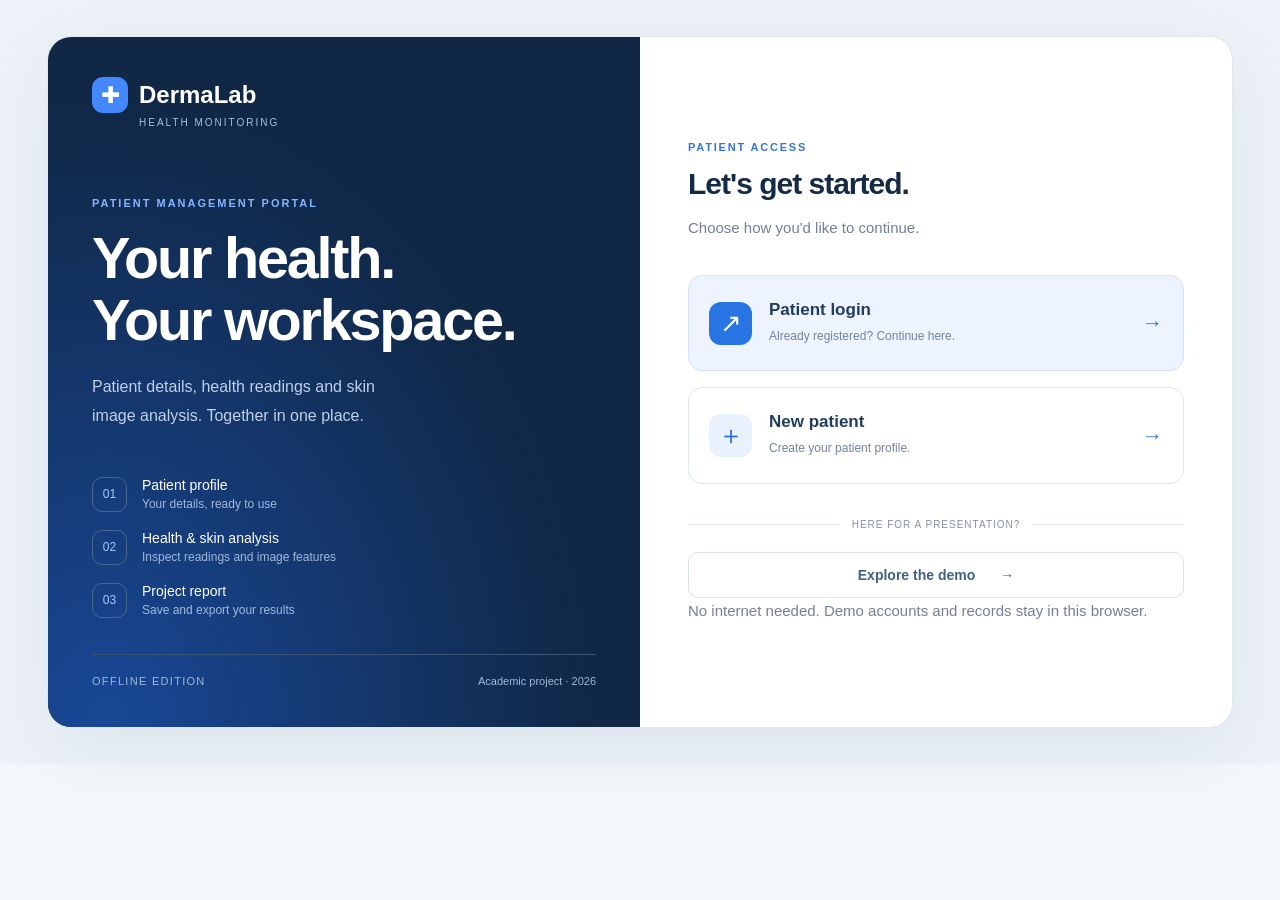
<file: Website-Source/index.html>
<!doctype html>
<html lang="en"><head><meta charset="utf-8"><meta name="viewport" content="width=device-width,initial-scale=1"><title>DermaLab • Health & Skin Analysis</title><meta name="description" content="Offline academic skin image processing and health monitoring project."><link rel="icon" href="data:image/svg+xml,%3Csvg xmlns='http://www.w3.org/2000/svg' viewBox='0 0 40 40'%3E%3Crect width='40' height='40' rx='12' fill='%231465ed'/%3E%3Cpath d='M20 8v24M8 20h24' stroke='white' stroke-width='5'/%3E%3C/svg%3E"><link rel="stylesheet" href="style.css"><script defer src="samples.js"></script><script defer src="engine.js"></script><script defer src="app.js"></script></head>
<body><aside class="sidebar"><a class="brand" href="#analysis"><span class="brandmark">✚</span> DermaLab</a><p class="eyebrow">HEALTH MONITORING PROJECT</p><nav aria-label="Main navigation"><button data-route="home"><span>⌂</span> Home / log out</button><button data-page="analysis" class="active"><span>◉</span> Skin analysis</button><button data-page="patient"><span>♡</span> Patient & vitals</button><button data-page="records"><span>▤</span> Saved reports <small id="recordCount">0</small></button><button data-page="method"><span>⌘</span> Project workflow</button></nav><div class="sidebar-bottom"><span class="offline">✓ Runs offline</span><p>Your images stay on this device.</p><div class="version">ACADEMIC DEMONSTRATION<br>Browser edition · 1.0</div></div></aside>
<div class="shell"><header class="topbar"><span>Workspace <b>/</b> <span id="pageLabel">Skin analysis</span></span><button id="demo" class="quiet">Load presentation demo</button></header><main>

<section id="page-home" class="page portal-page modern-portal" hidden><div class="portal-story"><div class="portal-logo"><span>✚</span> DermaLab <small>HEALTH MONITORING</small></div><div class="story-copy"><p class="story-kicker">PATIENT MANAGEMENT PORTAL</p><h1>Your health.<br>Your workspace.</h1><p>Patient details, health readings and skin image analysis. Together in one place.</p></div><div class="story-steps"><div><span>01</span><p>Patient profile<small>Your details, ready to use</small></p></div><div><span>02</span><p>Health & skin analysis<small>Inspect readings and image features</small></p></div><div><span>03</span><p>Project report<small>Save and export your results</small></p></div></div><div class="story-bottom"><span>OFFLINE EDITION</span><span>Academic project · 2026</span></div></div><div class="portal-body welcome"><span class="portal-tag">PATIENT ACCESS</span><h2>Let's get started.</h2><p>Choose how you'd like to continue.</p><div class="access-options"><button class="access-card returning" data-route="login"><span class="access-icon">↗</span><span><strong>Patient login</strong><small>Already registered? Continue here.</small></span><b>→</b></button><button class="access-card" data-route="register"><span class="access-icon">＋</span><span><strong>New patient</strong><small>Create your patient profile.</small></span><b>→</b></button></div><div class="demo-divider"><span>HERE FOR A PRESENTATION?</span></div><button class="demo-launch" id="homeDemo">Explore the demo <span>→</span></button><p class="portal-footnote">No internet needed. Demo accounts and records stay in this browser.</p></div></section>
<section id="page-register" class="page portal-page modern-portal" hidden><div class="portal-story"><div class="portal-logo"><span>✚</span> DermaLab <small>HEALTH MONITORING</small></div><div class="story-copy"><p class="story-kicker">PATIENT MANAGEMENT PORTAL</p><h1>A fresh<br>start.</h1><p>Create your patient profile to begin recording health readings and exploring skin images.</p></div><div class="story-steps"><div><span>01</span><p>Patient profile<small>Your details, ready to use</small></p></div><div><span>02</span><p>Health & skin analysis<small>Inspect readings and image features</small></p></div><div><span>03</span><p>Project report<small>Save and export your results</small></p></div></div><div class="story-bottom"><span>OFFLINE EDITION</span><span>Academic project · 2026</span></div></div><form id="registerForm" class="portal-body auth-form"><button type="button" class="portal-back" data-route="home">← Back to home</button><span class="portal-tag">NEW PATIENT</span><h2>Create your account</h2><p class="auth-subtitle">A few details to set up your local profile.</p><fieldset><legend class="sr-only">Patient details</legend><label>Full name<input name="name" required maxlength="80" placeholder="Enter your full name" autocomplete="off"></label><label>Mobile number<input name="mobile" required pattern="[0-9]{10}" maxlength="10" inputmode="numeric" placeholder="Enter 10-digit mobile number" autocomplete="off"></label><label>Password<input name="password" type="password" required minlength="6" placeholder="At least 6 characters" autocomplete="new-password"></label><label class="checklabel"><input type="checkbox" data-password-form="registerForm"> Show password</label></fieldset><p class="status" id="registerStatus" role="status"></p><div class="actions"><button type="submit" class="portal-button auth-submit">Create account <span>→</span></button><button type="reset" class="portal-back">Clear form</button></div><p class="auth-switch">Already have an account? <button type="button" class="textbutton" data-route="login">Log in</button></p><p class="portal-footnote">Academic demo: use fictional details and a unique demo password.</p></form></section>
<section id="page-login" class="page portal-page modern-portal" hidden><div class="portal-story"><div class="portal-logo"><span>✚</span> DermaLab <small>HEALTH MONITORING</small></div><div class="story-copy"><p class="story-kicker">PATIENT MANAGEMENT PORTAL</p><h1>Welcome<br>back.</h1><p>Continue to your health readings, image analysis and project reports.</p></div><div class="story-steps"><div><span>01</span><p>Patient profile<small>Your details, ready to use</small></p></div><div><span>02</span><p>Health & skin analysis<small>Inspect readings and image features</small></p></div><div><span>03</span><p>Project report<small>Save and export your results</small></p></div></div><div class="story-bottom"><span>OFFLINE EDITION</span><span>Academic project · 2026</span></div></div><form id="loginForm" class="portal-body auth-form"><button type="button" class="portal-back" data-route="home">← Back to home</button><span class="portal-tag">PATIENT LOGIN</span><h2>Good to see you again.</h2><p class="auth-subtitle">Sign in with your registered mobile number.</p><fieldset><legend class="sr-only">Enter credentials</legend><label>Mobile number<input name="mobile" required pattern="[0-9]{10}" maxlength="10" inputmode="numeric" placeholder="Enter 10-digit mobile number" autocomplete="off"></label><label>Password<input name="password" type="password" required minlength="6" placeholder="Enter your password" autocomplete="off"></label><label class="checklabel"><input type="checkbox" data-password-form="loginForm"> Show password</label></fieldset><p id="loginStatus" role="status" class="status"></p><div class="actions"><button type="submit" class="portal-button auth-submit">Log in <span>→</span></button></div><p class="auth-switch">First time here? <button type="button" class="textbutton" data-route="register">Create an account</button></p><p class="portal-footnote">Use the same browser where you registered your local account.</p></form></section>
<section id="page-analysis" class="page"><div class="pagehead"><div><p class="eyebrow blue">IMAGE PROCESSING WORKSPACE</p><h1>Skin image analysis</h1><p>Explore an image, inspect each stage, and build a patient report.</p></div><span class="pill">Offline project demo</span></div>
<div class="notice"><strong>For academic demonstration.</strong> Labels reproduce the original MATLAB brightness rules. They are not a medical diagnosis or a validated AI prediction.</div>
<div class="workspace"><section class="panel upload-panel"><div class="panelheading"><h2><span class="step">01</span> Input image</h2><button class="textbutton" id="resetImage">Clear</button></div><label class="dropzone" id="dropzone" for="imageFile"><span class="uploadicon">↥</span><strong>Choose a skin image</strong><span>or drop an image here</span><small>JPG, PNG or WebP · up to 15 MB</small><input id="imageFile" type="file" accept="image/jpeg,image/png,image/webp"></label><div class="input-preview" id="inputPreview" hidden><img id="sourcePreview" alt="Selected skin image"><div><span id="imageName"></span><button id="changeImage" class="textbutton">Replace</button></div></div><p class="eyebrow samples-title">TRY A DATASET SAMPLE</p><div id="samples" class="samples"></div><button class="primary full" id="analyze" disabled>Run analysis <span>→</span></button><p id="analysisStatus" role="status" class="status">Choose an image to begin.</p></section>
<section class="panel stages-panel"><div class="panelheading"><h2><span class="step">02</span> Processing stages</h2><span id="processingBadge" class="badge">Awaiting image</span></div><div class="stagegrid"><figure><div class="canvasbox"><canvas id="original"></canvas><span class="placeholder">01</span></div><figcaption><strong>Original</strong><span>Uploaded RGB image</span></figcaption></figure><figure><div class="canvasbox"><canvas id="filtered"></canvas><span class="placeholder">02</span></div><figcaption><strong>Preprocessed</strong><span>Grayscale + diffusion filter</span></figcaption></figure><figure><div class="canvasbox"><canvas id="mask"></canvas><span class="placeholder">03</span></div><figcaption><strong>Segmentation</strong><span>Otsu threshold · largest region</span></figcaption></figure><figure><div class="canvasbox"><canvas id="overlay"></canvas><span class="placeholder">04</span></div><figcaption><strong>Region overlay</strong><span>Boundary + bounding box</span></figcaption></figure></div></section></div>
<div class="lowergrid"><section class="panel"><div class="panelheading"><h2><span class="step">03</span> Image features</h2><span class="muted">Calculated from original pixels</span></div><div class="metrics" id="metrics"><div><span>Mean intensity</span><strong>—</strong></div><div><span>Standard deviation</span><strong>—</strong></div><div><span>Entropy</span><strong>—</strong></div><div><span>Skewness</span><strong>—</strong></div><div><span>Kurtosis</span><strong>—</strong></div></div></section><section class="panel result-panel"><p class="eyebrow blue">LEGACY RULE OUTPUT</p><h2 id="resultClass">Ready when you are</h2><p id="resultDetail">Run an analysis to view the original project's classification rule output.</p><div class="result-footer"><span id="ruleValue">No analysis yet</span><button class="textbutton" id="reportAction" disabled>Create report →</button></div></section></div>
</section>
<section id="page-patient" class="page" hidden><div class="pagehead"><div><p class="eyebrow blue">PATIENT WORKSPACE</p><h1>Health data collection</h1><p>Enter the readings to include in your project report.</p></div><button id="exitHealth" class="secondary">Exit to home</button></div><div class="notice">Use fictional patient details for your presentation. Accounts and saved records are stored only in this browser; this is not a secure clinical record system.</div><form id="patientForm" class="panel formpanel"><h2>Patient details</h2><div class="formgrid"><label>Full name<input name="name" required readonly maxlength="80" placeholder="Patient name" autocomplete="off"></label><label>Mobile number<input name="mobile" required readonly pattern="[0-9]{10}" maxlength="10" inputmode="numeric" placeholder="Mobile number" autocomplete="off"></label></div><p id="healthDate" class="muted"></p><h2>Enter health parameters</h2><div class="formgrid three"><label>Blood pressure (mmHg)<input name="bp" required pattern="[0-9]{2,3}/[0-9]{2,3}" placeholder="120/80"></label><label>Fasting blood sugar (mg/dL)<input name="sugar" type="number" min="1" max="500" step="any" required placeholder="95"></label><label>Heart rate (bpm)<input name="hr" type="number" min="1" max="250" step="any" required placeholder="72"></label><label>Oxygen saturation (%)<input name="spo2" type="number" min="0" max="100" step="any" required placeholder="98"></label><label>Cholesterol (mg/dL)<input name="chol" type="number" min="1" max="500" step="any" required placeholder="180"></label><label>Temperature (°C)<input name="temp" type="number" min="30" max="45" step="any" required placeholder="36.7"></label></div><div class="actions"><button type="submit" class="primary">SAVE DATA →</button><button type="reset" class="secondary">CLEAR ALL</button></div><p class="status" id="patientStatus" role="status">Readings are recorded as entered, without clinical interpretation.</p></form></section>
<section id="page-records" class="page" hidden><div class="pagehead"><div><p class="eyebrow blue">REPORT LIBRARY</p><h1>Saved reports</h1><p>Review and export reports saved on this device.</p></div></div><div id="records" class="recordlist"></div></section>
<section id="page-method" class="page" hidden><div class="pagehead"><div><p class="eyebrow blue">PRESENTATION GUIDE</p><h1>From image to report</h1><p>Health monitoring and skin image processing in a browser.</p></div></div><div class="panel method"><h2>Project workflow</h2><div class="flow"><span>Patient & vitals</span><b>→</b><span>Image upload</span><b>→</b><span>Preprocessing</span><b>→</b><span>Segmentation</span><b>→</b><span>Rule output</span><b>→</b><span>Report</span></div><h2>What the browser calculates</h2><p>The original-resolution RGB pixels supply mean intensity, sample standard deviation, histogram entropy, skewness and Pearson kurtosis. Processing images are resized to a maximum of 384 pixels, converted to grayscale and smoothed using 10 iterations of anisotropic diffusion. Otsu thresholding and the largest connected dark region produce the mask and boundary overlay.</p><h2>How the original classification works</h2><p><code>g = round(mean RGB intensity)</code>. The following rules are ported from <code>Analysis.m</code>; the label is not inferred by a trained medical model.</p><table><thead><tr><th>Rule (in evaluation order)</th><th>Original label</th><th>Original subclass</th></tr></thead><tbody><tr><td>g = 203 or 163</td><td>Normal</td><td>—</td></tr><tr><td>130 &lt; g &lt; 150</td><td>Malignant</td><td>SSM</td></tr><tr><td>150 ≤ g &lt; 170</td><td>Malignant</td><td>NM</td></tr><tr><td>All other values</td><td>Benign</td><td>Psoriasis</td></tr></tbody></table><h2>Conversion notes</h2><p>The image-processing visualization is a browser implementation, not a pixel-identical MATLAB toolbox port. The original <code>svm.m</code> contains active-contour segmentation, rather than an SVM training pipeline. Its PCA, wavelet and contour sequence is replaced by the documented browser pipeline above. Protected <code>.p</code> files are not executed.</p><p>The original 99.21, 99.34 and 99.49 performance values were hard-coded. This version does not present them as measured accuracy, sensitivity or specificity. It also does not provide treatment advice. Existing patient files and the original Firebase destination are not imported or contacted.</p><h2>A quick presentation walkthrough</h2><ol><li>Click “Load presentation demo” to fill fictional readings and select a supplied image.</li><li>Run analysis and explain the four processing stages.</li><li>Show the calculated image features and the brightness rule.</li><li>Create a report, save it locally, and choose Print / PDF.</li><li>Explain the limitation: clinically meaningful classification requires a validated model and labeled evaluation data.</li></ol></div></section>
<footer>DermaLab <span>Health monitoring & skin image processing · Academic project</span></footer></main></div>
<dialog id="reportDialog"><div class="dialoghead"><h2>Health & skin analysis report</h2><button class="secondary" id="closeReport">Close</button></div><article id="reportContent"></article><div class="actions no-print"><button id="saveReport" class="primary">Save on this device</button><button id="downloadReport" class="secondary">Download JSON</button><button id="printReport" class="secondary">Print / PDF</button></div></dialog>
<div id="toast" role="status" hidden></div>
</body></html>
</file>
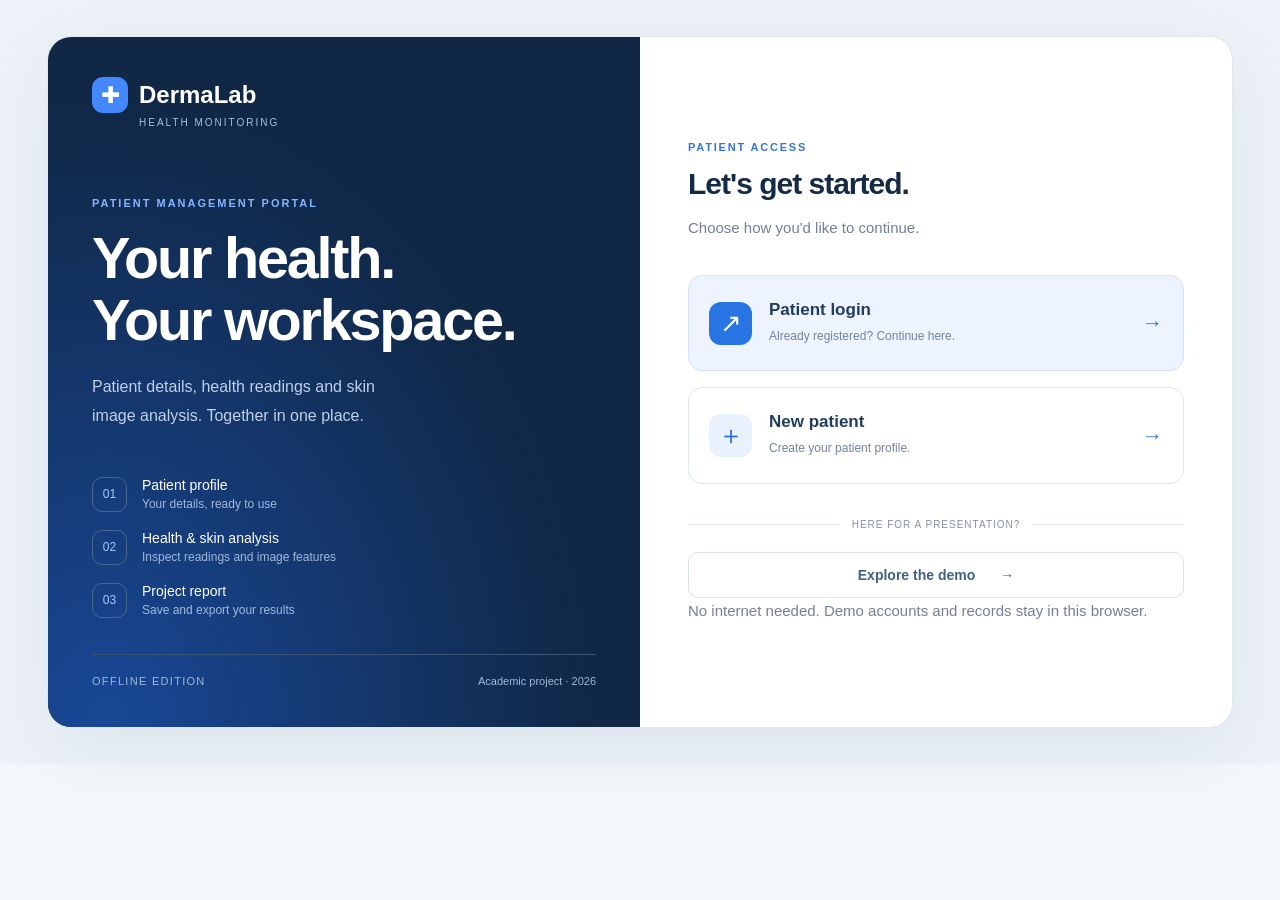
<file: OPEN-WEBSITE.html>
<!doctype html>
<html lang="en"><head><meta charset="utf-8"><meta name="viewport" content="width=device-width,initial-scale=1"><title>DermaLab • Health & Skin Analysis</title><meta name="description" content="Offline academic skin image processing and health monitoring project."><link rel="icon" href="data:image/svg+xml,%3Csvg xmlns='http://www.w3.org/2000/svg' viewBox='0 0 40 40'%3E%3Crect width='40' height='40' rx='12' fill='%231465ed'/%3E%3Cpath d='M20 8v24M8 20h24' stroke='white' stroke-width='5'/%3E%3C/svg%3E"><style>:root{font-family:Inter,"Segoe UI",Arial,sans-serif;color:#182a43;background:#f4f7fb;font-synthesis:none;--blue:#1761dc;--line:#e1e8f1;--muted:#61718a}*{box-sizing:border-box}body{margin:0;font-size:16px}button,input{font:inherit}button,a,label{ -webkit-tap-highlight-color:transparent}button{cursor:pointer}button:disabled{opacity:.45;cursor:not-allowed}button:focus-visible,a:focus-visible,input:focus-visible,.dropzone:focus-within{outline:3px solid #68a2ff;outline-offset:3px}button{border:0}a{color:inherit;text-decoration:none}[hidden]{display:none!important}.sidebar{position:fixed;inset:0 auto 0 0;width:242px;background:#fff;border-right:1px solid var(--line);padding:32px 22px;display:flex;flex-direction:column}.brand{display:flex;align-items:center;gap:10px;font-size:27px;font-weight:750;letter-spacing:-1px}.brandmark{background:var(--blue);color:white;border-radius:12px;display:grid;place-items:center;width:39px;height:39px;font-size:27px}.eyebrow{font-size:12px;letter-spacing:1.5px;font-weight:700;line-height:1.6}.sidebar>.eyebrow{font-size:10px;color:var(--muted);letter-spacing:1px;margin:20px 0 34px}nav{display:grid;gap:9px}nav button{display:flex;align-items:center;gap:13px;background:none;color:#5d6c83;padding:14px;border-radius:8px;font-size:14px;text-align:left;font-weight:600}nav button span{font-size:21px;width:22px}nav button.active{background:#edf4ff;color:var(--blue)}nav small{margin-left:auto;background:#dce9fe;padding:3px 7px;border-radius:5px}.sidebar-bottom{margin-top:auto;font-size:13px;color:var(--muted);line-height:1.7}.offline{font-weight:600;color:#23725e}.version{border-top:1px solid var(--line);margin-top:24px;padding-top:21px;font-size:11px;letter-spacing:.7px}.shell{margin-left:242px}.topbar{height:80px;display:flex;align-items:center;justify-content:space-between;padding:0 38px;border-bottom:1px solid var(--line);background:#ffffffb3;font-size:14px;color:var(--muted)}.topbar b{margin:0 14px;font-weight:400;color:#b0bac8}.topbar #pageLabel{color:#21344f}main{padding:34px 38px 0;max-width:1600px;margin:auto}.pagehead{display:flex;align-items:center;justify-content:space-between;gap:20px;margin-bottom:24px}.pagehead p{color:var(--muted);margin:8px 0 0;font-size:15px;line-height:1.6}.pagehead .eyebrow{margin:0 0 8px}.blue,.pagehead .blue{color:var(--blue)}h1{font-size:32px;letter-spacing:-1.1px;margin:0;font-weight:700}h2{font-size:17px;margin:0;letter-spacing:-.3px}.pill{background:#fff;color:#576d89;border:1px solid var(--line);border-radius:30px;padding:9px 14px;font-size:12px;white-space:nowrap}.notice{border:1px solid #d6e4fa;border-radius:8px;background:#edf4fe;color:#435e84;padding:13px 16px;font-size:13px;line-height:1.65;margin-bottom:24px}.workspace{display:grid;grid-template-columns:310px 1fr;gap:22px}.panel{background:#fff;border:1px solid var(--line);border-radius:12px;padding:23px;box-shadow:0 3px 10px #24344b03}.panelheading{display:flex;align-items:center;justify-content:space-between;gap:8px;margin-bottom:22px}.panelheading h2{display:flex;align-items:center;gap:10px}.step{font-size:12px;color:#8291a5;font-weight:500}.textbutton{background:none;color:var(--blue);padding:5px 0;font-weight:600;font-size:13px}.dropzone{border:1.5px dashed #bdcfe6;background:#f8faff;border-radius:9px;display:flex;align-items:center;justify-content:center;flex-direction:column;min-height:216px;cursor:pointer;gap:8px;position:relative}.dropzone:hover,.dropzone.dragover{border-color:var(--blue);background:#edf4ff}.dropzone input{position:absolute;width:1px;height:1px;opacity:0}.uploadicon{color:var(--blue);font-size:29px;background:#e9f1ff;border-radius:12px;padding:5px 16px;margin-bottom:5px}.dropzone strong{font-size:15px}.dropzone span:not(.uploadicon){font-size:13px;color:var(--muted)}.dropzone small{font-size:11px;color:var(--muted);margin-top:9px}.input-preview img{width:100%;height:181px;object-fit:contain;background:#f5f7fa;border-radius:8px}.input-preview>div{display:flex;align-items:center;justify-content:space-between;gap:6px;font-size:12px;min-height:35px}.input-preview span{overflow:hidden;text-overflow:ellipsis;white-space:nowrap}.samples-title{font-size:10px;color:var(--muted);margin:22px 0 10px}.samples{display:flex;gap:10px;margin-bottom:21px}.samples button{background:#fff;padding:3px;border:1px solid var(--line);border-radius:8px;flex:1;min-width:0}.samples button.selected{border:2px solid var(--blue);padding:2px}.samples img{width:100%;height:51px;object-fit:cover;border-radius:4px;display:block}.samples span{display:block;font-size:10px;padding:5px 0 2px;color:var(--muted)}.primary{background:var(--blue);color:#fff;padding:13px 19px;border-radius:7px;font-size:14px;font-weight:600}.primary:hover{background:#1053c1}.full{width:100%;display:flex;justify-content:space-between}.status{font-size:12px;color:var(--muted);line-height:1.6;margin-bottom:0;min-height:19px}.badge{font-size:11px;color:var(--muted);background:#f2f5f9;border-radius:5px;padding:6px 9px}.stagegrid{display:grid;grid-template-columns:1fr 1fr;gap:21px 18px}figure{margin:0;min-width:0}.canvasbox{height:159px;background:#f1f4f8;border:1px solid #e9edf3;border-radius:8px;display:flex;align-items:center;justify-content:center;position:relative;overflow:hidden}.canvasbox canvas{display:none;max-width:100%;max-height:100%;object-fit:contain}.canvasbox.ready canvas{display:block}.canvasbox.ready .placeholder{display:none}.placeholder{font-size:30px;color:#ccd6e2;font-weight:300}figcaption{display:flex;flex-direction:column;gap:4px;margin-top:10px}figcaption strong{font-size:13px;font-weight:600}figcaption span{font-size:11px;color:var(--muted)}.lowergrid{display:grid;grid-template-columns:1.25fr 1fr;gap:22px;margin-top:22px}.muted{font-size:12px;color:var(--muted);line-height:1.7}.metrics{display:flex;flex-wrap:wrap;gap:18px}.metrics>div{flex:1;min-width:80px}.metrics span{font-size:11px;color:var(--muted);display:block;line-height:1.5;min-height:32px}.metrics strong{font-size:23px;font-weight:600;letter-spacing:-.5px}.result-panel{border-top:3px solid var(--blue)}.result-panel .eyebrow{margin:0 0 9px;font-size:10px}.result-panel h2{font-size:22px}.result-panel p:not(.eyebrow){font-size:12px;line-height:1.65;color:var(--muted)}.result-footer{border-top:1px solid var(--line);padding-top:9px;display:flex;align-items:center;justify-content:space-between;gap:12px}.result-footer>span{font-size:11px;color:var(--muted)}.quiet,.secondary{background:#fff;border:1px solid #d7e0ec;border-radius:7px;padding:10px 14px;color:#3a506e;font-size:13px;font-weight:600}.quiet:hover,.secondary:hover{background:#edf3fc}footer{display:flex;justify-content:space-between;gap:20px;margin-top:32px;padding:20px 0;color:#7a899e;border-top:1px solid var(--line);font-size:12px}.formpanel{max-width:970px}.formpanel h2{margin-bottom:20px}.formgrid{display:grid;grid-template-columns:1fr 1fr;gap:24px;margin-bottom:34px}.formgrid.three{grid-template-columns:repeat(3,1fr)}label{display:block;font-size:14px;color:#3c506c;font-weight:600}input{width:100%;margin-top:9px;border:1px solid #cbd6e4;border-radius:7px;padding:12px;color:#182a43;background:#fff;min-width:0}input::placeholder{color:#99a5b6}.actions{display:flex;gap:10px;flex-wrap:wrap;margin-top:24px}.method{line-height:1.9;max-width:1100px}.method h2{margin:26px 0 10px;font-size:20px}.method h2:first-child{margin-top:0}.method p,.method li{color:#52647d;font-size:15px}.flow{display:flex;flex-wrap:wrap;gap:10px;align-items:center;margin:22px 0}.flow span{padding:9px 13px;background:#edf4ff;border:1px solid #dce8fa;color:#21569b;font-size:13px;border-radius:6px}.flow b{color:#8b9db5;font-weight:400}table{width:100%;border-collapse:collapse;font-size:14px;text-align:left}th,td{padding:12px;border-bottom:1px solid var(--line)}th{background:#f3f6fb}.recordlist{display:grid;gap:14px}.record{display:flex;align-items:center;justify-content:space-between;gap:20px}.record h2{margin-bottom:7px}.empty{padding:70px 20px;text-align:center}.empty h2{font-size:22px;margin-bottom:12px}.empty p{color:var(--muted);font-size:14px}dialog{border:1px solid var(--line);border-radius:14px;padding:28px;width:min(780px,94vw);max-height:90vh;color:#182a43}dialog::backdrop{background:#14243c88;backdrop-filter:blur(3px)}.dialoghead{display:flex;justify-content:space-between;align-items:center;gap:20px;margin-bottom:20px}#profileDialog{max-width:460px}#profileForm label{margin:15px 0}#reportContent h3{margin:25px 0 10px}#reportContent .report-images{display:grid;grid-template-columns:1fr 1fr;gap:20px}#reportContent img{width:100%;height:165px;object-fit:contain;background:#f4f7fa;border-radius:7px}#reportContent p{font-size:14px;line-height:1.7}#reportContent td{overflow-wrap:anywhere}#toast{position:fixed;bottom:25px;left:50%;transform:translateX(-50%);background:#173451;color:#fff;padding:13px 20px;border-radius:8px;box-shadow:0 6px 25px #0002;z-index:10;font-size:14px;max-width:90vw}
@media(min-width:1450px){.canvasbox{height:195px}.dropzone{min-height:260px}.input-preview img{height:225px}.samples img{height:67px}}@media(max-width:1150px){.sidebar{width:208px;padding:26px 15px}.shell{margin-left:208px}main{padding:26px 24px 0}.topbar{padding:0 24px}.workspace{grid-template-columns:270px 1fr;gap:16px}.panel{padding:18px}.lowergrid{grid-template-columns:1fr}.panelheading .muted{display:none}}@media(max-width:850px){.sidebar{position:static;width:auto;padding:18px;border-right:0;border-bottom:1px solid var(--line)}.brand{font-size:24px}.sidebar>.eyebrow,.sidebar-bottom{display:none}nav{display:flex;overflow-x:auto;margin-top:16px;gap:4px}nav button{white-space:nowrap;padding:10px;font-size:12px}nav button span{display:none}.shell{margin:0}.topbar{height:65px}main{padding:24px 20px 0}.workspace{grid-template-columns:260px 1fr}.pagehead .pill{display:none}h1{font-size:28px}.canvasbox{height:150px}.stagegrid{gap:14px}.formgrid.three{grid-template-columns:1fr 1fr}}@media(max-width:640px){.workspace{grid-template-columns:1fr}.dropzone{min-height:190px}.stagegrid{gap:18px 12px}.canvasbox{height:150px}.topbar>span{display:none}.topbar{justify-content:flex-end;padding:0 20px}.pagehead{align-items:flex-start;flex-direction:column}.pagehead p{font-size:14px}.formgrid,.formgrid.three{grid-template-columns:1fr;gap:18px}.metrics{gap:15px}.metrics>div{min-width:95px}.record{align-items:flex-start;flex-direction:column}footer span{max-width:220px;text-align:right}.method{overflow:auto}dialog{padding:18px}#reportContent .report-images{gap:10px}th,td{padding:9px;font-size:12px}}
.sidebar>.eyebrow,.version,.samples-title,.samples span,.result-panel .eyebrow{font-size:12px}.textbutton,.quiet,.secondary,.status,figcaption strong,nav button{font-size:14px}figcaption span,.dropzone small,.badge,.metrics span,.result-footer>span{font-size:12px}.result-panel p:not(.eyebrow){font-size:14px}.method p,.method li,.pagehead p{font-size:16px}
@media print{body{background:white}body>*:not(#reportDialog){display:none!important}#reportDialog{display:block!important;position:static;width:100%;max-width:none;max-height:none;border:0;padding:0;overflow:visible}#reportDialog::backdrop{display:none}.dialoghead button,.no-print{display:none!important}#reportContent{font-size:11px}#reportContent img{height:130px}#reportContent h3{margin-top:15px}#reportContent .notice{font-size:11px}#reportContent tr{break-inside:avoid}@page{size:A4;margin:14mm}}

/* Separate patient portal screens */
.portal-mode .sidebar,.portal-mode .topbar,.portal-mode footer{display:none}.portal-mode .shell{margin:0}.portal-mode main{padding:40px 20px;max-width:1040px}.portal-page{background:#f5fbfd;border:1px solid #d4e0e7;border-radius:12px;overflow:hidden;box-shadow:0 15px 50px #23395410}.portal-page.compact{max-width:650px;margin:auto}.portal-banner{background:#34689a;color:#fff;text-align:center;padding:32px 20px}.portal-banner h1{font-size:34px;letter-spacing:0}.portal-banner p{font-size:21px;margin:8px 0 0}.portal-body{padding:34px 40px}.welcome{text-align:center;padding-top:55px}.welcome h2{font-size:25px;color:#303c6c;margin-bottom:12px}.welcome>p{color:#637181;line-height:1.7}.portal-body fieldset{border:1px solid #c1cfd9;padding:30px;margin:24px 0 16px;border-radius:4px;min-width:0}.portal-body legend{font-size:14px;text-align:left;color:#3d617a;padding:0 8px}.welcome fieldset{max-width:590px;margin:30px auto 16px;display:grid;gap:23px;justify-items:center}.portal-button{padding:13px 25px;border-radius:6px;font-size:16px;font-weight:650;color:white;min-width:115px}.welcome .portal-button{width:min(100%,350px);font-size:20px}.green{background:#23885b}.blue-button{background:#2d82c9}.orange{background:#dc8723}.gray{background:#7c8790}.portal-body fieldset>label{margin:18px 0}.portal-body .checklabel{display:flex;align-items:center;gap:9px;font-weight:400;margin-bottom:0}.checklabel input{width:18px;height:18px;margin:0}.portal-body .actions{justify-content:center}.portal-body input[readonly],input[readonly]{background:#f0f5f9;color:#38516b}#page-patient .pagehead h1{text-transform:uppercase}#page-patient .formpanel{max-width:none}#page-patient .formgrid.three{padding:23px;border:1px solid #dce6ee;border-radius:8px;background:#f8fbfd}.portal-button:hover{filter:brightness(.94)}@media(max-width:640px){.portal-mode main{padding:16px 10px}.portal-body{padding:22px 18px}.portal-body fieldset{padding:18px 15px}.portal-banner h1{font-size:25px}.portal-banner p{font-size:17px}.welcome h2{font-size:22px}.portal-button{min-width:90px;padding:12px 16px}.welcome .portal-button{font-size:17px}}

/* Modern patient access */
.portal-mode{background:#edf2f8}.portal-mode main{max-width:1250px;padding:36px 32px}.modern-portal{display:grid;grid-template-columns:1fr 1fr;background:white;min-height:690px;border-radius:24px;border:1px solid #e1e7ef;box-shadow:0 24px 75px #1b355312}.portal-story{background:radial-gradient(ellipse at 10% 100%,#194897 0,transparent 65%),#102745;color:white;padding:40px 44px;display:flex;flex-direction:column;position:relative;overflow:hidden}.portal-logo{font-size:24px;font-weight:700;display:flex;align-items:center;gap:11px;flex-wrap:wrap}.portal-logo>span{display:grid;place-items:center;background:#4388ff;width:36px;height:36px;border-radius:11px;font-size:23px}.portal-logo small{flex-basis:100%;font-size:10px;letter-spacing:2px;color:#a8c0df;font-weight:500;padding-left:47px;margin-top:-7px}.story-copy{margin-top:58px}.story-kicker{font-size:11px;letter-spacing:2px;color:#83b6ff;font-weight:650}.story-copy h1{font-size:clamp(38px,4.5vw,58px);line-height:1.08;letter-spacing:-2.2px;margin:18px 0 22px}.story-copy>p:last-child{max-width:330px;color:#bfd0e8;font-size:16px;line-height:1.8}.story-steps{display:grid;gap:18px;margin:30px 0 36px}.story-steps>div{display:flex;gap:15px;align-items:center}.story-steps>div>span{display:grid;place-items:center;border:1px solid #496891;border-radius:10px;width:35px;height:35px;color:#a3c8ff;font-size:12px}.story-steps p{font-size:14px;font-weight:500;margin:0}.story-steps small{display:block;font-weight:400;font-size:12px;color:#9fb9dc;margin-top:4px}.story-bottom{margin-top:auto;display:flex;justify-content:space-between;gap:12px;border-top:1px solid #3b5476;padding-top:20px;color:#a0b8d8;font-size:11px}.story-bottom>span:first-child{letter-spacing:1.3px}.modern-portal .portal-body{padding:54px 48px;display:flex;flex-direction:column;justify-content:center;text-align:left;min-width:0}.portal-tag{display:block;color:#3475d4;font-size:11px;letter-spacing:1.8px;font-weight:750;margin-bottom:13px}.modern-portal .portal-body h2{font-size:30px;line-height:1.2;letter-spacing:-1px;color:#152a45;margin:0 0 13px}.modern-portal .welcome>p,.auth-subtitle{font-size:15px;color:#738096;line-height:1.7;margin:0}.access-options{display:grid;gap:16px;margin-top:35px}.access-card{display:flex;align-items:center;gap:17px;text-align:left;padding:24px 20px;background:#fff;border:1px solid #dce5f0;border-radius:14px;transition:transform .18s,border-color .18s,box-shadow .18s;color:#233c5e}.access-card:hover{transform:translateY(-3px);border-color:#4789ef;box-shadow:0 8px 20px #1d61b813}.access-card.returning{background:#edf4ff;border-color:#d3e3fc}.access-icon{width:43px;height:43px;border-radius:12px;background:#e9f1fd;color:#276dd5;font-size:26px;display:grid;place-items:center;flex-shrink:0}.returning .access-icon{background:#2874e2;color:white}.access-card strong{display:block;font-size:17px}.access-card small{display:block;color:#73839a;font-size:12px;margin-top:7px;line-height:1.6}.access-card>b{margin-left:auto;font-weight:400;color:#3c78cc;font-size:21px}.demo-divider{display:flex;align-items:center;gap:12px;margin:35px 0 22px;color:#8492a5;font-size:10px;letter-spacing:1px}.demo-divider:before,.demo-divider:after{content:'';height:1px;background:#e6ebf2;flex:1}.demo-launch{display:flex;justify-content:center;gap:25px;background:white;border:1px solid #d8e1ed;border-radius:10px;padding:14px 20px;font-size:14px;font-weight:600;color:#436183}.demo-launch:hover{background:#f4f8ff}.modern-portal .portal-footnote{font-size:12px;line-height:1.75;color:#8b97a9;margin:26px 0 0}.portal-back{background:transparent;padding:0;color:#71829a;text-align:left;font-size:13px;width:fit-content}.auth-form>.portal-back{margin-bottom:37px}.modern-portal fieldset{border:0;padding:0;margin:18px 0 0}.modern-portal fieldset>label{font-size:13px;color:#3e516b;margin:20px 0 0}.modern-portal input:not([type=checkbox]){background:#f8fafc;border:1px solid #dbe3ed;border-radius:9px;padding:14px 15px;font-size:14px;transition:border-color .2s,box-shadow .2s}.modern-portal input:not([type=checkbox]):focus{outline:none;border-color:#4b8dec;box-shadow:0 0 0 3px #e6effd;background:#fff}.modern-portal .checklabel{font-size:12px;color:#78869a}.modern-portal input[type=checkbox]{accent-color:#276fdb;width:16px;height:16px}.modern-portal .actions{margin-top:13px;gap:16px;justify-content:center}.modern-portal .auth-submit{width:100%;background:#286ed7;display:flex;align-items:center;justify-content:space-between;border-radius:10px;padding:15px 20px;font-size:15px;box-shadow:0 5px 12px #286ed71a}.modern-portal .auth-switch{font-size:13px;color:#74839a;text-align:center;margin-top:25px}.auth-switch .textbutton{font-size:13px}.modern-portal .status{color:#b94b41;font-size:12px;min-height:0;margin-top:12px}.sr-only{position:absolute;width:1px;height:1px;padding:0;margin:-1px;overflow:hidden;clip:rect(0,0,0,0);white-space:nowrap;border:0}#page-register .story-copy{margin-top:48px}
@media(max-width:1000px){.portal-mode main{padding:24px 20px}.portal-story{padding:35px 30px}.modern-portal .portal-body{padding:38px 30px}.access-card{padding:20px 15px;gap:12px}.modern-portal .portal-body h2{font-size:27px}.story-copy h1{font-size:45px}.story-bottom{flex-direction:column;gap:6px}}
@media(max-width:720px){.portal-mode main{padding:18px 12px}.modern-portal{grid-template-columns:1fr;min-height:0;border-radius:18px}.portal-story{padding:26px}.story-copy{margin-top:28px}.story-copy h1{font-size:39px}.story-copy>p:last-child{max-width:none;margin-bottom:0;font-size:14px}.story-steps,.story-bottom{display:none}.modern-portal .portal-body{padding:30px 26px}.access-options{margin-top:24px}.modern-portal:not(#page-home) .story-copy{display:none}.modern-portal:not(#page-home) .portal-story{padding:22px 26px}.auth-form>.portal-back{margin-bottom:25px}.modern-portal .portal-body h2{font-size:27px}.demo-divider{font-size:9px}.modern-portal .portal-footnote{margin-top:20px}}
@media(prefers-reduced-motion:reduce){.access-card,.modern-portal input{transition:none}}
</style></head>
<body><aside class="sidebar"><a class="brand" href="#analysis"><span class="brandmark">✚</span> DermaLab</a><p class="eyebrow">HEALTH MONITORING PROJECT</p><nav aria-label="Main navigation"><button data-route="home"><span>⌂</span> Home / log out</button><button data-page="analysis" class="active"><span>◉</span> Skin analysis</button><button data-page="patient"><span>♡</span> Patient & vitals</button><button data-page="records"><span>▤</span> Saved reports <small id="recordCount">0</small></button><button data-page="method"><span>⌘</span> Project workflow</button></nav><div class="sidebar-bottom"><span class="offline">✓ Runs offline</span><p>Your images stay on this device.</p><div class="version">ACADEMIC DEMONSTRATION<br>Browser edition · 1.0</div></div></aside>
<div class="shell"><header class="topbar"><span>Workspace <b>/</b> <span id="pageLabel">Skin analysis</span></span><button id="demo" class="quiet">Load presentation demo</button></header><main>

<section id="page-home" class="page portal-page modern-portal" hidden><div class="portal-story"><div class="portal-logo"><span>✚</span> DermaLab <small>HEALTH MONITORING</small></div><div class="story-copy"><p class="story-kicker">PATIENT MANAGEMENT PORTAL</p><h1>Your health.<br>Your workspace.</h1><p>Patient details, health readings and skin image analysis. Together in one place.</p></div><div class="story-steps"><div><span>01</span><p>Patient profile<small>Your details, ready to use</small></p></div><div><span>02</span><p>Health & skin analysis<small>Inspect readings and image features</small></p></div><div><span>03</span><p>Project report<small>Save and export your results</small></p></div></div><div class="story-bottom"><span>OFFLINE EDITION</span><span>Academic project · 2026</span></div></div><div class="portal-body welcome"><span class="portal-tag">PATIENT ACCESS</span><h2>Let's get started.</h2><p>Choose how you'd like to continue.</p><div class="access-options"><button class="access-card returning" data-route="login"><span class="access-icon">↗</span><span><strong>Patient login</strong><small>Already registered? Continue here.</small></span><b>→</b></button><button class="access-card" data-route="register"><span class="access-icon">＋</span><span><strong>New patient</strong><small>Create your patient profile.</small></span><b>→</b></button></div><div class="demo-divider"><span>HERE FOR A PRESENTATION?</span></div><button class="demo-launch" id="homeDemo">Explore the demo <span>→</span></button><p class="portal-footnote">No internet needed. Demo accounts and records stay in this browser.</p></div></section>
<section id="page-register" class="page portal-page modern-portal" hidden><div class="portal-story"><div class="portal-logo"><span>✚</span> DermaLab <small>HEALTH MONITORING</small></div><div class="story-copy"><p class="story-kicker">PATIENT MANAGEMENT PORTAL</p><h1>A fresh<br>start.</h1><p>Create your patient profile to begin recording health readings and exploring skin images.</p></div><div class="story-steps"><div><span>01</span><p>Patient profile<small>Your details, ready to use</small></p></div><div><span>02</span><p>Health & skin analysis<small>Inspect readings and image features</small></p></div><div><span>03</span><p>Project report<small>Save and export your results</small></p></div></div><div class="story-bottom"><span>OFFLINE EDITION</span><span>Academic project · 2026</span></div></div><form id="registerForm" class="portal-body auth-form"><button type="button" class="portal-back" data-route="home">← Back to home</button><span class="portal-tag">NEW PATIENT</span><h2>Create your account</h2><p class="auth-subtitle">A few details to set up your local profile.</p><fieldset><legend class="sr-only">Patient details</legend><label>Full name<input name="name" required maxlength="80" placeholder="Enter your full name" autocomplete="off"></label><label>Mobile number<input name="mobile" required pattern="[0-9]{10}" maxlength="10" inputmode="numeric" placeholder="Enter 10-digit mobile number" autocomplete="off"></label><label>Password<input name="password" type="password" required minlength="6" placeholder="At least 6 characters" autocomplete="new-password"></label><label class="checklabel"><input type="checkbox" data-password-form="registerForm"> Show password</label></fieldset><p class="status" id="registerStatus" role="status"></p><div class="actions"><button type="submit" class="portal-button auth-submit">Create account <span>→</span></button><button type="reset" class="portal-back">Clear form</button></div><p class="auth-switch">Already have an account? <button type="button" class="textbutton" data-route="login">Log in</button></p><p class="portal-footnote">Academic demo: use fictional details and a unique demo password.</p></form></section>
<section id="page-login" class="page portal-page modern-portal" hidden><div class="portal-story"><div class="portal-logo"><span>✚</span> DermaLab <small>HEALTH MONITORING</small></div><div class="story-copy"><p class="story-kicker">PATIENT MANAGEMENT PORTAL</p><h1>Welcome<br>back.</h1><p>Continue to your health readings, image analysis and project reports.</p></div><div class="story-steps"><div><span>01</span><p>Patient profile<small>Your details, ready to use</small></p></div><div><span>02</span><p>Health & skin analysis<small>Inspect readings and image features</small></p></div><div><span>03</span><p>Project report<small>Save and export your results</small></p></div></div><div class="story-bottom"><span>OFFLINE EDITION</span><span>Academic project · 2026</span></div></div><form id="loginForm" class="portal-body auth-form"><button type="button" class="portal-back" data-route="home">← Back to home</button><span class="portal-tag">PATIENT LOGIN</span><h2>Good to see you again.</h2><p class="auth-subtitle">Sign in with your registered mobile number.</p><fieldset><legend class="sr-only">Enter credentials</legend><label>Mobile number<input name="mobile" required pattern="[0-9]{10}" maxlength="10" inputmode="numeric" placeholder="Enter 10-digit mobile number" autocomplete="off"></label><label>Password<input name="password" type="password" required minlength="6" placeholder="Enter your password" autocomplete="off"></label><label class="checklabel"><input type="checkbox" data-password-form="loginForm"> Show password</label></fieldset><p id="loginStatus" role="status" class="status"></p><div class="actions"><button type="submit" class="portal-button auth-submit">Log in <span>→</span></button></div><p class="auth-switch">First time here? <button type="button" class="textbutton" data-route="register">Create an account</button></p><p class="portal-footnote">Use the same browser where you registered your local account.</p></form></section>
<section id="page-analysis" class="page"><div class="pagehead"><div><p class="eyebrow blue">IMAGE PROCESSING WORKSPACE</p><h1>Skin image analysis</h1><p>Explore an image, inspect each stage, and build a patient report.</p></div><span class="pill">Offline project demo</span></div>
<div class="notice"><strong>For academic demonstration.</strong> Labels reproduce the original MATLAB brightness rules. They are not a medical diagnosis or a validated AI prediction.</div>
<div class="workspace"><section class="panel upload-panel"><div class="panelheading"><h2><span class="step">01</span> Input image</h2><button class="textbutton" id="resetImage">Clear</button></div><label class="dropzone" id="dropzone" for="imageFile"><span class="uploadicon">↥</span><strong>Choose a skin image</strong><span>or drop an image here</span><small>JPG, PNG or WebP · up to 15 MB</small><input id="imageFile" type="file" accept="image/jpeg,image/png,image/webp"></label><div class="input-preview" id="inputPreview" hidden><img id="sourcePreview" alt="Selected skin image"><div><span id="imageName"></span><button id="changeImage" class="textbutton">Replace</button></div></div><p class="eyebrow samples-title">TRY A DATASET SAMPLE</p><div id="samples" class="samples"></div><button class="primary full" id="analyze" disabled>Run analysis <span>→</span></button><p id="analysisStatus" role="status" class="status">Choose an image to begin.</p></section>
<section class="panel stages-panel"><div class="panelheading"><h2><span class="step">02</span> Processing stages</h2><span id="processingBadge" class="badge">Awaiting image</span></div><div class="stagegrid"><figure><div class="canvasbox"><canvas id="original"></canvas><span class="placeholder">01</span></div><figcaption><strong>Original</strong><span>Uploaded RGB image</span></figcaption></figure><figure><div class="canvasbox"><canvas id="filtered"></canvas><span class="placeholder">02</span></div><figcaption><strong>Preprocessed</strong><span>Grayscale + diffusion filter</span></figcaption></figure><figure><div class="canvasbox"><canvas id="mask"></canvas><span class="placeholder">03</span></div><figcaption><strong>Segmentation</strong><span>Otsu threshold · largest region</span></figcaption></figure><figure><div class="canvasbox"><canvas id="overlay"></canvas><span class="placeholder">04</span></div><figcaption><strong>Region overlay</strong><span>Boundary + bounding box</span></figcaption></figure></div></section></div>
<div class="lowergrid"><section class="panel"><div class="panelheading"><h2><span class="step">03</span> Image features</h2><span class="muted">Calculated from original pixels</span></div><div class="metrics" id="metrics"><div><span>Mean intensity</span><strong>—</strong></div><div><span>Standard deviation</span><strong>—</strong></div><div><span>Entropy</span><strong>—</strong></div><div><span>Skewness</span><strong>—</strong></div><div><span>Kurtosis</span><strong>—</strong></div></div></section><section class="panel result-panel"><p class="eyebrow blue">LEGACY RULE OUTPUT</p><h2 id="resultClass">Ready when you are</h2><p id="resultDetail">Run an analysis to view the original project's classification rule output.</p><div class="result-footer"><span id="ruleValue">No analysis yet</span><button class="textbutton" id="reportAction" disabled>Create report →</button></div></section></div>
</section>
<section id="page-patient" class="page" hidden><div class="pagehead"><div><p class="eyebrow blue">PATIENT WORKSPACE</p><h1>Health data collection</h1><p>Enter the readings to include in your project report.</p></div><button id="exitHealth" class="secondary">Exit to home</button></div><div class="notice">Use fictional patient details for your presentation. Accounts and saved records are stored only in this browser; this is not a secure clinical record system.</div><form id="patientForm" class="panel formpanel"><h2>Patient details</h2><div class="formgrid"><label>Full name<input name="name" required readonly maxlength="80" placeholder="Patient name" autocomplete="off"></label><label>Mobile number<input name="mobile" required readonly pattern="[0-9]{10}" maxlength="10" inputmode="numeric" placeholder="Mobile number" autocomplete="off"></label></div><p id="healthDate" class="muted"></p><h2>Enter health parameters</h2><div class="formgrid three"><label>Blood pressure (mmHg)<input name="bp" required pattern="[0-9]{2,3}/[0-9]{2,3}" placeholder="120/80"></label><label>Fasting blood sugar (mg/dL)<input name="sugar" type="number" min="1" max="500" step="any" required placeholder="95"></label><label>Heart rate (bpm)<input name="hr" type="number" min="1" max="250" step="any" required placeholder="72"></label><label>Oxygen saturation (%)<input name="spo2" type="number" min="0" max="100" step="any" required placeholder="98"></label><label>Cholesterol (mg/dL)<input name="chol" type="number" min="1" max="500" step="any" required placeholder="180"></label><label>Temperature (°C)<input name="temp" type="number" min="30" max="45" step="any" required placeholder="36.7"></label></div><div class="actions"><button type="submit" class="primary">SAVE DATA →</button><button type="reset" class="secondary">CLEAR ALL</button></div><p class="status" id="patientStatus" role="status">Readings are recorded as entered, without clinical interpretation.</p></form></section>
<section id="page-records" class="page" hidden><div class="pagehead"><div><p class="eyebrow blue">REPORT LIBRARY</p><h1>Saved reports</h1><p>Review and export reports saved on this device.</p></div></div><div id="records" class="recordlist"></div></section>
<section id="page-method" class="page" hidden><div class="pagehead"><div><p class="eyebrow blue">PRESENTATION GUIDE</p><h1>From image to report</h1><p>Health monitoring and skin image processing in a browser.</p></div></div><div class="panel method"><h2>Project workflow</h2><div class="flow"><span>Patient & vitals</span><b>→</b><span>Image upload</span><b>→</b><span>Preprocessing</span><b>→</b><span>Segmentation</span><b>→</b><span>Rule output</span><b>→</b><span>Report</span></div><h2>What the browser calculates</h2><p>The original-resolution RGB pixels supply mean intensity, sample standard deviation, histogram entropy, skewness and Pearson kurtosis. Processing images are resized to a maximum of 384 pixels, converted to grayscale and smoothed using 10 iterations of anisotropic diffusion. Otsu thresholding and the largest connected dark region produce the mask and boundary overlay.</p><h2>How the original classification works</h2><p><code>g = round(mean RGB intensity)</code>. The following rules are ported from <code>Analysis.m</code>; the label is not inferred by a trained medical model.</p><table><thead><tr><th>Rule (in evaluation order)</th><th>Original label</th><th>Original subclass</th></tr></thead><tbody><tr><td>g = 203 or 163</td><td>Normal</td><td>—</td></tr><tr><td>130 &lt; g &lt; 150</td><td>Malignant</td><td>SSM</td></tr><tr><td>150 ≤ g &lt; 170</td><td>Malignant</td><td>NM</td></tr><tr><td>All other values</td><td>Benign</td><td>Psoriasis</td></tr></tbody></table><h2>Conversion notes</h2><p>The image-processing visualization is a browser implementation, not a pixel-identical MATLAB toolbox port. The original <code>svm.m</code> contains active-contour segmentation, rather than an SVM training pipeline. Its PCA, wavelet and contour sequence is replaced by the documented browser pipeline above. Protected <code>.p</code> files are not executed.</p><p>The original 99.21, 99.34 and 99.49 performance values were hard-coded. This version does not present them as measured accuracy, sensitivity or specificity. It also does not provide treatment advice. Existing patient files and the original Firebase destination are not imported or contacted.</p><h2>A quick presentation walkthrough</h2><ol><li>Click “Load presentation demo” to fill fictional readings and select a supplied image.</li><li>Run analysis and explain the four processing stages.</li><li>Show the calculated image features and the brightness rule.</li><li>Create a report, save it locally, and choose Print / PDF.</li><li>Explain the limitation: clinically meaningful classification requires a validated model and labeled evaluation data.</li></ol></div></section>
<footer>DermaLab <span>Health monitoring & skin image processing · Academic project</span></footer></main></div>
<dialog id="reportDialog"><div class="dialoghead"><h2>Health & skin analysis report</h2><button class="secondary" id="closeReport">Close</button></div><article id="reportContent"></article><div class="actions no-print"><button id="saveReport" class="primary">Save on this device</button><button id="downloadReport" class="secondary">Download JSON</button><button id="printReport" class="secondary">Print / PDF</button></div></dialog>
<div id="toast" role="status" hidden></div>
<script>
window.DERMA_SAMPLES = [{"src":"[data-uri]","name":"1 (1).jpg"},{"src":"[data-uri]","name":"1 (2).jpg"},{"src":"[data-uri]","name":"1 (3).jpg"}];

</script>
<script>
/* Browser-native academic processing. No trained diagnostic model is used. */
(function(root){
 'use strict';
 function classify(mean){const g=Math.round(mean);if(g===203||g===163)return {g,label:'Normal',subclass:'—'};if(g>130&&g<150)return {g,label:'Malignant',subclass:'SSM'};if(g>=150&&g<170)return {g,label:'Malignant',subclass:'NM'};return {g,label:'Benign',subclass:'Psoriasis'};}
 function features(rgba){let sum=0,n=rgba.length/4*3;const hist=new Float64Array(256);for(let i=0;i<rgba.length;i+=4)for(let c=0;c<3;c++){const v=rgba[i+c];sum+=v;hist[v]++;}const mean=sum/n;let m2=0,m3=0,m4=0,entropy=0;for(let v=0;v<256;v++){const d=v-mean,p=hist[v]/n;m2+=hist[v]*d*d;m3+=hist[v]*d*d*d;m4+=hist[v]*d*d*d*d;if(p)entropy-=p*Math.log2(p);}const variance=m2/n;return {mean,sd:Math.sqrt(m2/Math.max(1,n-1)),entropy,skewness:variance?m3/n/Math.pow(variance,1.5):0,kurtosis:variance?m4/n/(variance*variance):0};}
 function otsu(gray){const hist=new Float64Array(256);let sum=0;for(const v of gray){const k=Math.max(0,Math.min(255,Math.round(v)));hist[k]++;sum+=k;}let weight=0,partial=0,best=-1,threshold=0;for(let t=0;t<256;t++){weight+=hist[t];if(!weight)continue;const other=gray.length-weight;if(!other)break;partial+=t*hist[t];const d=partial/weight-(sum-partial)/other;const score=weight*other*d*d;if(score>best){best=score;threshold=t;}}return threshold;}
 function process(rgba,w,h){const n=w*h;let gray=new Float32Array(n);for(let i=0;i<n;i++)gray[i]=.299*rgba[i*4]+.587*rgba[i*4+1]+.114*rgba[i*4+2];const offsets=[[-1,0,1],[1,0,1],[0,-1,1],[0,1,1],[-1,-1,.5],[-1,1,.5],[1,-1,.5],[1,1,.5]];for(let iter=0;iter<10;iter++){const next=new Float32Array(n);for(let y=0;y<h;y++)for(let x=0;x<w;x++){const i=y*w+x,v=gray[i];let change=0;for(const [dx,dy,weight]of offsets){const nx=Math.max(0,Math.min(w-1,x+dx)),ny=Math.max(0,Math.min(h-1,y+dy));const d=gray[ny*w+nx]-v;change+=weight*d/(1+(d/15)**2);}next[i]=v+change/7;}gray=next;}
 const threshold=otsu(gray),visited=new Uint8Array(n),queue=new Int32Array(n);let largest=[];let min=255,max=0;for(const v of gray){min=Math.min(min,v);max=Math.max(max,v);}if(max-min>.01){for(let start=0;start<n;start++){if(visited[start]||gray[start]>threshold)continue;let head=0,tail=1;queue[0]=start;visited[start]=1;while(head<tail){const i=queue[head++],x=i%w,y=Math.floor(i/w);for(const j of [x>0?i-1:-1,x<w-1?i+1:-1,y>0?i-w:-1,y<h-1?i+w:-1])if(j>=0&&!visited[j]&&gray[j]<=threshold){visited[j]=1;queue[tail++]=j;}}if(tail>largest.length)largest=Array.from(queue.subarray(0,tail));}}
 const mask=new Uint8Array(n);let xmin=w,ymin=h,xmax=-1,ymax=-1;for(const i of largest){mask[i]=1;const x=i%w,y=Math.floor(i/w);xmin=Math.min(xmin,x);xmax=Math.max(xmax,x);ymin=Math.min(ymin,y);ymax=Math.max(ymax,y);}return {gray,mask,threshold,coverage:largest.length/n*100,box:largest.length?{x:xmin,y:ymin,width:xmax-xmin+1,height:ymax-ymin+1}:null};}
 const api={classify,features,otsu,process};if(typeof module!=='undefined'&&module.exports)module.exports=api;else root.DermaEngine=api;
})(typeof globalThis!=='undefined'?globalThis:this);

</script>
<script>
'use strict';
const $=id=>document.getElementById(id), form=$('patientForm');
let signedIn=null;
let selected=null,result=null,patient=null,currentReport=null,imageVersion=0,busy=false;
const KEY='dermalab-reports-v1',ACCOUNTS='dermalab-accounts-v1';
const escapeHTML=value=>String(value??'').replace(/[&<>"']/g,c=>({'&':'&amp;','<':'&lt;','>':'&gt;','"':'&quot;',"'":'&#39;'}[c]));
function notify(message){$('toast').textContent=message;$('toast').hidden=false;clearTimeout(notify.timer);notify.timer=setTimeout(()=>$('toast').hidden=true,4200);}
function readStore(key){try{const data=JSON.parse(localStorage.getItem(key)||'[]');return Array.isArray(data)?data:[];}catch{return [];}}
function saveStore(key,value){try{localStorage.setItem(key,JSON.stringify(value));return true;}catch{notify('Browser storage is unavailable or full. Download the JSON report instead.');return false;}}
function page(name){
 const routes=['home','register','login','analysis','patient','records','method'];
 if(!routes.includes(name))name='home';
 if(['analysis','patient','records'].includes(name)&&!signedIn)name='login';
 document.querySelectorAll('.page').forEach(el=>el.hidden=el.id!=='page-'+name);
 document.querySelectorAll('nav button').forEach(el=>el.classList.toggle('active',el.dataset.page===name));
 document.body.classList.toggle('portal-mode',['home','register','login'].includes(name));
 $('pageLabel').textContent={home:'Home',register:'Registration',login:'Patient login',analysis:'Skin analysis',patient:'Health data collection',records:'Saved reports',method:'Project workflow'}[name];
 if(name==='records')renderRecords();
 if(location.hash!=='#'+name)history.replaceState(null,'','#'+name);
 window.scrollTo(0,0);
}
function leaveSession(){signedIn=null;patient=null;selected=null;imageVersion++;clearResults();form.reset();$('registerForm').reset();$('loginForm').reset();$('registerStatus').textContent='';$('loginStatus').textContent='';$('inputPreview').hidden=true;$('dropzone').hidden=false;$('analyze').disabled=true;$('analysisStatus').textContent='Choose an image to begin.';}
function goRoute(name){if(name==='home')leaveSession();page(name);}
document.querySelectorAll('[data-page]').forEach(button=>button.onclick=()=>page(button.dataset.page));
document.querySelectorAll('[data-route]').forEach(button=>button.onclick=()=>goRoute(button.dataset.route));
document.querySelector('.brand').onclick=e=>{e.preventDefault();goRoute('home');};
window.addEventListener('hashchange',()=>page(location.hash.slice(1)));
function clearResults(){result=null;currentReport=null;$('reportAction').disabled=true;$('resultClass').textContent='Ready when you are';$('resultDetail').textContent="Run an analysis to view the original project's classification rule output.";$('ruleValue').textContent='No analysis yet';$('processingBadge').textContent='Awaiting analysis';document.querySelectorAll('.metrics strong').forEach(el=>el.textContent='—');for(const id of ['original','filtered','mask','overlay'])$(id).parentElement.classList.remove('ready');}
function decodeImage(src){return new Promise((resolve,reject)=>{const img=new Image();img.onload=()=>resolve(img);img.onerror=()=>reject(new Error('This image cannot be opened. Choose a valid JPG, PNG or WebP.'));img.src=src;});}
async function selectImage(src,name,sampleIndex=-1){const version=++imageVersion;clearResults();selected=null;$('analyze').disabled=true;$('analysisStatus').textContent='Opening image…';try{const img=await decodeImage(src);if(version!==imageVersion)return;if(img.naturalWidth*img.naturalHeight>20000000)throw new Error('Image is too large. Choose an image below 20 megapixels.');selected={src,name,img};$('sourcePreview').src=src;$('imageName').textContent=name;$('inputPreview').hidden=false;$('dropzone').hidden=true;document.querySelectorAll('.samples button').forEach((el,i)=>el.classList.toggle('selected',i===sampleIndex));$('analysisStatus').textContent=`${img.naturalWidth} × ${img.naturalHeight} pixels · Ready to analyze`;$('analyze').disabled=busy;}catch(e){if(version===imageVersion){$('analysisStatus').textContent=e.message;notify(e.message);$('inputPreview').hidden=true;$('dropzone').hidden=false;}}}
function upload(file){if(!file)return;if(!['image/jpeg','image/png','image/webp'].includes(file.type)){notify('Choose a JPG, PNG or WebP image.');return;}if(file.size>15*1024*1024){notify('Choose an image smaller than 15 MB.');return;}const reader=new FileReader();reader.onload=()=>selectImage(reader.result,file.name);reader.onerror=()=>notify('Unable to read that file. Please try another image.');reader.readAsDataURL(file);}
$('imageFile').onchange=e=>{upload(e.target.files[0]);e.target.value='';};$('changeImage').onclick=()=>$('imageFile').click();
for(const event of ['dragenter','dragover'])$('dropzone').addEventListener(event,e=>{e.preventDefault();$('dropzone').classList.add('dragover');});for(const event of ['dragleave','drop'])$('dropzone').addEventListener(event,e=>{e.preventDefault();$('dropzone').classList.remove('dragover');if(event==='drop')upload(e.dataTransfer.files[0]);});
$('resetImage').onclick=()=>{++imageVersion;selected=null;clearResults();$('inputPreview').hidden=true;$('dropzone').hidden=false;$('analyze').disabled=true;$('imageFile').value='';$('analysisStatus').textContent='Choose an image to begin.';$('processingBadge').textContent='Awaiting image';document.querySelectorAll('.samples button').forEach(el=>el.classList.remove('selected'));};
(window.DERMA_SAMPLES||[]).forEach((sample,index)=>{const button=document.createElement('button');button.type='button';button.title='Load dataset sample '+(index+1);button.innerHTML=`<img alt="Dataset sample ${index+1}" src="${sample.src}"><span>Sample ${index+1}</span>`;button.onclick=()=>selectImage(sample.src,sample.name,index);$('samples').append(button);});
function drawCanvas(id,w,h,data){const canvas=$(id);canvas.width=w;canvas.height=h;canvas.getContext('2d').putImageData(new ImageData(data,w,h),0,0);canvas.parentElement.classList.add('ready');}
async function analyze(){if(!selected||busy)return;busy=true;const version=imageVersion,source=selected;$('analyze').disabled=true;$('analysisStatus').textContent='Processing image…';$('processingBadge').textContent='Processing';await new Promise(resolve=>setTimeout(resolve,40));try{if(version!==imageVersion)return;const full=document.createElement('canvas');full.width=source.img.naturalWidth;full.height=source.img.naturalHeight;const ctx=full.getContext('2d',{willReadFrequently:true});ctx.fillStyle='#fff';ctx.fillRect(0,0,full.width,full.height);ctx.drawImage(source.img,0,0);const f=DermaEngine.features(ctx.getImageData(0,0,full.width,full.height).data);const scale=Math.min(1,384/Math.max(full.width,full.height)),w=Math.max(1,Math.round(full.width*scale)),h=Math.max(1,Math.round(full.height*scale));const small=document.createElement('canvas');small.width=w;small.height=h;small.getContext('2d').drawImage(full,0,0,w,h);const rgba=small.getContext('2d').getImageData(0,0,w,h).data;const processed=DermaEngine.process(rgba,w,h),filtered=new Uint8ClampedArray(rgba.length),mask=new Uint8ClampedArray(rgba.length),overlay=new Uint8ClampedArray(rgba);for(let i=0;i<w*h;i++){for(let c=0;c<3;c++){filtered[i*4+c]=processed.gray[i];mask[i*4+c]=processed.mask[i]?255:19;}filtered[i*4+3]=mask[i*4+3]=255;if(processed.mask[i]){const x=i%w,y=Math.floor(i/w);const edge=x===0||y===0||x===w-1||y===h-1||!processed.mask[i-1]||!processed.mask[i+1]||!processed.mask[i-w]||!processed.mask[i+w];if(edge){overlay[i*4]=23;overlay[i*4+1]=228;overlay[i*4+2]=199;}else{overlay[i*4]=rgba[i*4]*.8;overlay[i*4+1]=rgba[i*4+1]*.8+40;overlay[i*4+2]=rgba[i*4+2]*.8+35;}}}
drawCanvas('original',w,h,new Uint8ClampedArray(rgba));drawCanvas('filtered',w,h,filtered);drawCanvas('mask',w,h,mask);drawCanvas('overlay',w,h,overlay);if(processed.box){const box=processed.box,oc=$('overlay').getContext('2d');oc.strokeStyle='#ffd166';oc.lineWidth=2;oc.strokeRect(box.x+1,box.y+1,Math.max(1,box.width-2),Math.max(1,box.height-2));}
result={features:f,classification:DermaEngine.classify(f.mean),processing:{width:w,height:h,threshold:processed.threshold,regionPercent:processed.coverage,method:'Grayscale, anisotropic diffusion, Otsu threshold, largest dark connected component'},imageName:source.name,input:small.toDataURL('image/jpeg',.85),overlay:$('overlay').toDataURL('image/png')};const values=[f.mean,f.sd,f.entropy,f.skewness,f.kurtosis];document.querySelectorAll('.metrics strong').forEach((el,i)=>el.textContent=values[i].toFixed(2));$('resultClass').textContent=result.classification.label+' · Rule output';$('resultDetail').textContent=`Original subclass: ${result.classification.subclass}. This brightness-based label is an academic demonstration, not a diagnosis.`;$('ruleValue').textContent=`Rounded mean (g): ${result.classification.g}`;$('processingBadge').textContent='Complete';$('analysisStatus').textContent=`Complete · Selected region: ${processed.coverage.toFixed(1)}% of processing image`;$('reportAction').disabled=false;
}catch(e){clearResults();$('analysisStatus').textContent='Analysis failed. Try a smaller image.';notify('Unable to process this image: '+e.message);}finally{busy=false;$('analyze').disabled=!selected;}}
$('analyze').onclick=analyze;
function collectPatient(){if(!form.reportValidity())return null;const values=Object.fromEntries(new FormData(form));values.name=values.name.trim();if(!values.name){notify('Enter a patient name.');return null;}const [sys,dia]=values.bp.split('/').map(Number);if(sys<=dia||sys>300||dia<20){notify('Enter a valid blood pressure with systolic greater than diastolic (e.g. 120/80).');return null;}for(const key of ['sugar','hr','spo2','chol','temp'])values[key]=Number(values[key]);return values;}
form.onsubmit=e=>{e.preventDefault();const values=collectPatient();if(!values)return;patient=values;const readings=readStore('dermalab-health-v1');readings.unshift({...values,recorded:new Date().toISOString()});const saved=saveStore('dermalab-health-v1',readings);page('analysis');notify(saved?'Health data saved. Continue with skin analysis.':'Details ready for this session; browser storage was unavailable.');};form.oninput=()=>{patient=null;};form.onreset=()=>{patient=null;setTimeout(()=>{if(signedIn){form.elements.name.value=signedIn.name;form.elements.mobile.value=signedIn.mobile;}},0);};
async function loadDemo(){signedIn={name:'Demo Patient',mobile:'9000000000'};const values={name:'Demo Patient',mobile:'9000000000',bp:'120/80',sugar:95,hr:72,spo2:98,chol:180,temp:36.7};for(const [key,value]of Object.entries(values))form.elements[key].value=value;patient=values;page('analysis');if(window.DERMA_SAMPLES?.length)await selectImage(DERMA_SAMPLES[0].src,DERMA_SAMPLES[0].name,0);notify('Demo patient and sample image loaded. Click Run analysis.');return {patient:'Demo Patient',image:selected?.name};}
$('demo').onclick=loadDemo;$('homeDemo').onclick=loadDemo;
function reportHTML(report){const p=report.patient,a=report.analysis,c=a.classification;return `<p class="eyebrow blue">DERMALAB · ACADEMIC PROJECT REPORT</p><p>Created: ${escapeHTML(new Date(report.created).toLocaleString())}</p><div class="notice"><strong>Not for medical use.</strong> These are unvalidated brightness-rule outputs from an academic project. No diagnosis, clinical accuracy or treatment recommendation is provided.</div><h3>Patient details & readings</h3><table><tbody>${[['Name',p.name],['Mobile',p.mobile],['Blood pressure',p.bp+' mmHg'],['Fasting blood sugar',p.sugar+' mg/dL'],['Heart rate',p.hr+' bpm'],['Oxygen saturation',p.spo2+'%'],['Cholesterol',p.chol+' mg/dL'],['Temperature',p.temp+' °C']].map(([k,v])=>`<tr><td>${k}</td><td>${escapeHTML(v)}</td></tr>`).join('')}</tbody></table><h3>Legacy classification rule output</h3><p><strong>${escapeHTML(c.label)} / ${escapeHTML(c.subclass)}</strong> · Rounded RGB mean: ${c.g}<br>Source image: ${escapeHTML(a.imageName)}</p><div class="report-images"><figure><img src="${a.input}" alt="Input skin image"><figcaption>Original image</figcaption></figure><figure><img src="${a.overlay}" alt="Segmented region overlay"><figcaption>Browser segmentation overlay</figcaption></figure></div><h3>Calculated image features</h3><p>${Object.entries(a.features).map(([k,v])=>`${escapeHTML(k)}: ${Number(v).toFixed(3)}`).join(' · ')}</p><p>Processing: ${escapeHTML(a.processing.method)}. Otsu threshold: ${a.processing.threshold}. Selected region: ${a.processing.regionPercent.toFixed(2)}%. Segmentation is a visual processing output and does not identify a confirmed lesion.</p>`;}
function openReport(report,saved=false){currentReport=report;$('reportContent').innerHTML=reportHTML(report);$('saveReport').disabled=saved;$('saveReport').textContent=saved?'Saved on this device':'Save on this device';if(!$('reportDialog').open)$('reportDialog').showModal();}
$('reportAction').onclick=()=>{if(!result)return;if(!patient){page('patient');notify('Enter patient details and vital signs before creating a report.');form.elements.name.focus();return;}openReport({id:crypto.randomUUID?crypto.randomUUID():Date.now().toString(),created:new Date().toISOString(),purpose:'Academic demonstration only; not a medical diagnosis',patient:{...patient},analysis:JSON.parse(JSON.stringify(result))});};
$('closeReport').onclick=()=>$('reportDialog').close();$('saveReport').onclick=()=>{if(!currentReport)return;const records=readStore(KEY);if(!records.some(r=>r.id===currentReport.id))records.unshift(currentReport);if(saveStore(KEY,records)){$('saveReport').disabled=true;$('saveReport').textContent='Saved on this device';renderRecords();notify('Report saved in this browser.');}};
$('downloadReport').onclick=()=>{if(!currentReport)return;const blob=new Blob([JSON.stringify(currentReport,null,2)],{type:'application/json'}),url=URL.createObjectURL(blob),link=document.createElement('a');link.href=url;link.download='DermaLab-Report-'+currentReport.created.slice(0,10)+'.json';link.click();setTimeout(()=>URL.revokeObjectURL(url),1000);};$('printReport').onclick=()=>window.print();
function renderRecords(){const records=readStore(KEY).filter(r=>r&&r.patient&&r.analysis&&r.id);$('recordCount').textContent=records.length;const container=$('records');container.replaceChildren();if(!records.length){container.innerHTML='<div class="panel empty"><h2>No saved reports yet</h2><p>Complete an image analysis, add patient details, and save your first report.</p><button class="primary" id="firstAnalysis">Go to skin analysis →</button></div>';$('firstAnalysis').onclick=()=>page('analysis');return;}for(const report of records){const card=document.createElement('div');card.className='panel record';card.innerHTML=`<div><h2>${escapeHTML(report.patient.name)}</h2><span class="muted">${escapeHTML(new Date(report.created).toLocaleString())} · ${escapeHTML(report.analysis.classification.label)} (demo rule)</span></div><div class="actions" style="margin:0"><button class="secondary view">View report</button><button class="textbutton delete">Delete</button></div>`;card.querySelector('.view').onclick=()=>openReport(report,true);card.querySelector('.delete').onclick=()=>{if(confirm('Delete this saved report from this browser?'))if(saveStore(KEY,readStore(KEY).filter(r=>r.id!==report.id))){renderRecords();notify('Saved report deleted.');}};container.append(card);}}
async function passwordHash(password,salt){const material=await crypto.subtle.importKey('raw',new TextEncoder().encode(password),'PBKDF2',false,['deriveBits']);const bits=await crypto.subtle.deriveBits({name:'PBKDF2',salt:new TextEncoder().encode(salt),iterations:100000,hash:'SHA-256'},material,256);return Array.from(new Uint8Array(bits),v=>v.toString(16).padStart(2,'0')).join('');}

function showAccount(account){signedIn={name:account.name,mobile:account.mobile};form.reset();form.elements.name.value=account.name;form.elements.mobile.value=account.mobile;patient=null;$('healthDate').textContent='Date: '+new Date().toLocaleString();page('patient');}
for(const formId of ['registerForm','loginForm']){
 const pf=$(formId),isRegister=formId==='registerForm',status=$(isRegister?'registerStatus':'loginStatus');
 pf.onreset=()=>{pf.elements.password.type='password';status.textContent='';};
 pf.onsubmit=async e=>{e.preventDefault();const values=Object.fromEntries(new FormData(pf));const submit=pf.querySelector('[type="submit"]');submit.disabled=true;status.textContent='Please wait…';
 try{if(!crypto.subtle)throw new Error('Open this file in a recent version of Chrome or Edge to use local accounts.');const accounts=readStore(ACCOUNTS);let account=accounts.find(a=>a.mobile===values.mobile);
 if(isRegister){if(!values.name.trim())throw new Error('Enter a full name.');if(account)throw new Error('This mobile is already registered. Please log in.');const salt=Array.from(crypto.getRandomValues(new Uint8Array(16)),n=>n.toString(16).padStart(2,'0')).join('');account={name:values.name.trim(),mobile:values.mobile,salt,hash:await passwordHash(values.password,salt)};accounts.push(account);if(!saveStore(ACCOUNTS,accounts))throw new Error('Could not save the account in this browser.');pf.reset();$('loginForm').elements.mobile.value=values.mobile;$('loginStatus').textContent='Registration successful. Log in with your password.';page('login');
 }else{if(!account||await passwordHash(values.password,account.salt)!==account.hash)throw new Error('Mobile number or password is incorrect.');pf.reset();showAccount(account);notify('Login successful. Enter health readings.');}
 status.textContent='';
 }catch(error){status.textContent=error.message;}finally{submit.disabled=false;}};
}
document.querySelectorAll('[data-password-form]').forEach(check=>check.onchange=()=>{$(check.dataset.passwordForm).elements.password.type=check.checked?'text':'password';});
$('exitHealth').onclick=()=>goRoute('home');
renderRecords();page('home');
if(document.modelContext?.registerTool){try{Promise.resolve(document.modelContext.registerTool({name:'load_presentation_demo',title:'Load presentation demo',description:'Fill fictional patient readings and select the first bundled dataset image. Does not run analysis or save a report.',inputSchema:{type:'object',properties:{},additionalProperties:false},annotations:{readOnlyHint:false},execute:input=>{if(!input||typeof input!=='object'||Array.isArray(input)||Object.keys(input).length)throw new Error('Expected an empty object.');return loadDemo();}})).catch(()=>{});}catch{}}

</script>
</body></html>
</file>
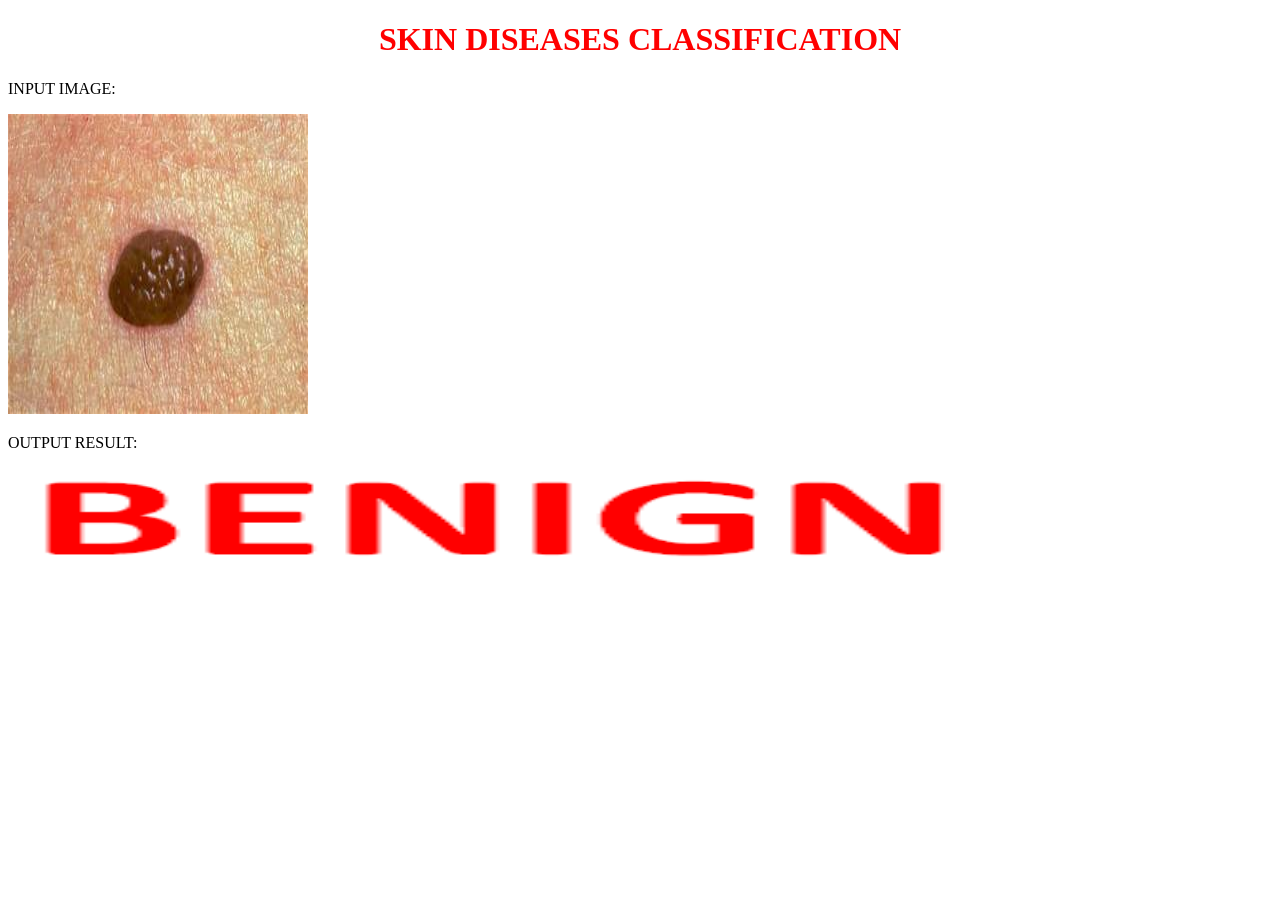
<file: MATLAB-Original/Skin_Detection.html>
<!DOCTYPE html>
<html>
<head>
<style>

img {
  width: 100%;
}
h1 {text-align: center;color: red}

</style>
</head>
<body>

<h1>                                        SKIN DISEASES CLASSIFICATION</h1>

<p> INPUT IMAGE: </p>
<img src="1.png" alt="HTML5 Icon" style="width:300px;height:300px;">

<p> OUTPUT RESULT: </p>
<img src="B.png" alt="HTML5 Icon" style="width:1000px;height:100px;">
</body>
</html>
</file>
<file: Website-Source/style.css>
:root{font-family:Inter,"Segoe UI",Arial,sans-serif;color:#182a43;background:#f4f7fb;font-synthesis:none;--blue:#1761dc;--line:#e1e8f1;--muted:#61718a}*{box-sizing:border-box}body{margin:0;font-size:16px}button,input{font:inherit}button,a,label{ -webkit-tap-highlight-color:transparent}button{cursor:pointer}button:disabled{opacity:.45;cursor:not-allowed}button:focus-visible,a:focus-visible,input:focus-visible,.dropzone:focus-within{outline:3px solid #68a2ff;outline-offset:3px}button{border:0}a{color:inherit;text-decoration:none}[hidden]{display:none!important}.sidebar{position:fixed;inset:0 auto 0 0;width:242px;background:#fff;border-right:1px solid var(--line);padding:32px 22px;display:flex;flex-direction:column}.brand{display:flex;align-items:center;gap:10px;font-size:27px;font-weight:750;letter-spacing:-1px}.brandmark{background:var(--blue);color:white;border-radius:12px;display:grid;place-items:center;width:39px;height:39px;font-size:27px}.eyebrow{font-size:12px;letter-spacing:1.5px;font-weight:700;line-height:1.6}.sidebar>.eyebrow{font-size:10px;color:var(--muted);letter-spacing:1px;margin:20px 0 34px}nav{display:grid;gap:9px}nav button{display:flex;align-items:center;gap:13px;background:none;color:#5d6c83;padding:14px;border-radius:8px;font-size:14px;text-align:left;font-weight:600}nav button span{font-size:21px;width:22px}nav button.active{background:#edf4ff;color:var(--blue)}nav small{margin-left:auto;background:#dce9fe;padding:3px 7px;border-radius:5px}.sidebar-bottom{margin-top:auto;font-size:13px;color:var(--muted);line-height:1.7}.offline{font-weight:600;color:#23725e}.version{border-top:1px solid var(--line);margin-top:24px;padding-top:21px;font-size:11px;letter-spacing:.7px}.shell{margin-left:242px}.topbar{height:80px;display:flex;align-items:center;justify-content:space-between;padding:0 38px;border-bottom:1px solid var(--line);background:#ffffffb3;font-size:14px;color:var(--muted)}.topbar b{margin:0 14px;font-weight:400;color:#b0bac8}.topbar #pageLabel{color:#21344f}main{padding:34px 38px 0;max-width:1600px;margin:auto}.pagehead{display:flex;align-items:center;justify-content:space-between;gap:20px;margin-bottom:24px}.pagehead p{color:var(--muted);margin:8px 0 0;font-size:15px;line-height:1.6}.pagehead .eyebrow{margin:0 0 8px}.blue,.pagehead .blue{color:var(--blue)}h1{font-size:32px;letter-spacing:-1.1px;margin:0;font-weight:700}h2{font-size:17px;margin:0;letter-spacing:-.3px}.pill{background:#fff;color:#576d89;border:1px solid var(--line);border-radius:30px;padding:9px 14px;font-size:12px;white-space:nowrap}.notice{border:1px solid #d6e4fa;border-radius:8px;background:#edf4fe;color:#435e84;padding:13px 16px;font-size:13px;line-height:1.65;margin-bottom:24px}.workspace{display:grid;grid-template-columns:310px 1fr;gap:22px}.panel{background:#fff;border:1px solid var(--line);border-radius:12px;padding:23px;box-shadow:0 3px 10px #24344b03}.panelheading{display:flex;align-items:center;justify-content:space-between;gap:8px;margin-bottom:22px}.panelheading h2{display:flex;align-items:center;gap:10px}.step{font-size:12px;color:#8291a5;font-weight:500}.textbutton{background:none;color:var(--blue);padding:5px 0;font-weight:600;font-size:13px}.dropzone{border:1.5px dashed #bdcfe6;background:#f8faff;border-radius:9px;display:flex;align-items:center;justify-content:center;flex-direction:column;min-height:216px;cursor:pointer;gap:8px;position:relative}.dropzone:hover,.dropzone.dragover{border-color:var(--blue);background:#edf4ff}.dropzone input{position:absolute;width:1px;height:1px;opacity:0}.uploadicon{color:var(--blue);font-size:29px;background:#e9f1ff;border-radius:12px;padding:5px 16px;margin-bottom:5px}.dropzone strong{font-size:15px}.dropzone span:not(.uploadicon){font-size:13px;color:var(--muted)}.dropzone small{font-size:11px;color:var(--muted);margin-top:9px}.input-preview img{width:100%;height:181px;object-fit:contain;background:#f5f7fa;border-radius:8px}.input-preview>div{display:flex;align-items:center;justify-content:space-between;gap:6px;font-size:12px;min-height:35px}.input-preview span{overflow:hidden;text-overflow:ellipsis;white-space:nowrap}.samples-title{font-size:10px;color:var(--muted);margin:22px 0 10px}.samples{display:flex;gap:10px;margin-bottom:21px}.samples button{background:#fff;padding:3px;border:1px solid var(--line);border-radius:8px;flex:1;min-width:0}.samples button.selected{border:2px solid var(--blue);padding:2px}.samples img{width:100%;height:51px;object-fit:cover;border-radius:4px;display:block}.samples span{display:block;font-size:10px;padding:5px 0 2px;color:var(--muted)}.primary{background:var(--blue);color:#fff;padding:13px 19px;border-radius:7px;font-size:14px;font-weight:600}.primary:hover{background:#1053c1}.full{width:100%;display:flex;justify-content:space-between}.status{font-size:12px;color:var(--muted);line-height:1.6;margin-bottom:0;min-height:19px}.badge{font-size:11px;color:var(--muted);background:#f2f5f9;border-radius:5px;padding:6px 9px}.stagegrid{display:grid;grid-template-columns:1fr 1fr;gap:21px 18px}figure{margin:0;min-width:0}.canvasbox{height:159px;background:#f1f4f8;border:1px solid #e9edf3;border-radius:8px;display:flex;align-items:center;justify-content:center;position:relative;overflow:hidden}.canvasbox canvas{display:none;max-width:100%;max-height:100%;object-fit:contain}.canvasbox.ready canvas{display:block}.canvasbox.ready .placeholder{display:none}.placeholder{font-size:30px;color:#ccd6e2;font-weight:300}figcaption{display:flex;flex-direction:column;gap:4px;margin-top:10px}figcaption strong{font-size:13px;font-weight:600}figcaption span{font-size:11px;color:var(--muted)}.lowergrid{display:grid;grid-template-columns:1.25fr 1fr;gap:22px;margin-top:22px}.muted{font-size:12px;color:var(--muted);line-height:1.7}.metrics{display:flex;flex-wrap:wrap;gap:18px}.metrics>div{flex:1;min-width:80px}.metrics span{font-size:11px;color:var(--muted);display:block;line-height:1.5;min-height:32px}.metrics strong{font-size:23px;font-weight:600;letter-spacing:-.5px}.result-panel{border-top:3px solid var(--blue)}.result-panel .eyebrow{margin:0 0 9px;font-size:10px}.result-panel h2{font-size:22px}.result-panel p:not(.eyebrow){font-size:12px;line-height:1.65;color:var(--muted)}.result-footer{border-top:1px solid var(--line);padding-top:9px;display:flex;align-items:center;justify-content:space-between;gap:12px}.result-footer>span{font-size:11px;color:var(--muted)}.quiet,.secondary{background:#fff;border:1px solid #d7e0ec;border-radius:7px;padding:10px 14px;color:#3a506e;font-size:13px;font-weight:600}.quiet:hover,.secondary:hover{background:#edf3fc}footer{display:flex;justify-content:space-between;gap:20px;margin-top:32px;padding:20px 0;color:#7a899e;border-top:1px solid var(--line);font-size:12px}.formpanel{max-width:970px}.formpanel h2{margin-bottom:20px}.formgrid{display:grid;grid-template-columns:1fr 1fr;gap:24px;margin-bottom:34px}.formgrid.three{grid-template-columns:repeat(3,1fr)}label{display:block;font-size:14px;color:#3c506c;font-weight:600}input{width:100%;margin-top:9px;border:1px solid #cbd6e4;border-radius:7px;padding:12px;color:#182a43;background:#fff;min-width:0}input::placeholder{color:#99a5b6}.actions{display:flex;gap:10px;flex-wrap:wrap;margin-top:24px}.method{line-height:1.9;max-width:1100px}.method h2{margin:26px 0 10px;font-size:20px}.method h2:first-child{margin-top:0}.method p,.method li{color:#52647d;font-size:15px}.flow{display:flex;flex-wrap:wrap;gap:10px;align-items:center;margin:22px 0}.flow span{padding:9px 13px;background:#edf4ff;border:1px solid #dce8fa;color:#21569b;font-size:13px;border-radius:6px}.flow b{color:#8b9db5;font-weight:400}table{width:100%;border-collapse:collapse;font-size:14px;text-align:left}th,td{padding:12px;border-bottom:1px solid var(--line)}th{background:#f3f6fb}.recordlist{display:grid;gap:14px}.record{display:flex;align-items:center;justify-content:space-between;gap:20px}.record h2{margin-bottom:7px}.empty{padding:70px 20px;text-align:center}.empty h2{font-size:22px;margin-bottom:12px}.empty p{color:var(--muted);font-size:14px}dialog{border:1px solid var(--line);border-radius:14px;padding:28px;width:min(780px,94vw);max-height:90vh;color:#182a43}dialog::backdrop{background:#14243c88;backdrop-filter:blur(3px)}.dialoghead{display:flex;justify-content:space-between;align-items:center;gap:20px;margin-bottom:20px}#profileDialog{max-width:460px}#profileForm label{margin:15px 0}#reportContent h3{margin:25px 0 10px}#reportContent .report-images{display:grid;grid-template-columns:1fr 1fr;gap:20px}#reportContent img{width:100%;height:165px;object-fit:contain;background:#f4f7fa;border-radius:7px}#reportContent p{font-size:14px;line-height:1.7}#reportContent td{overflow-wrap:anywhere}#toast{position:fixed;bottom:25px;left:50%;transform:translateX(-50%);background:#173451;color:#fff;padding:13px 20px;border-radius:8px;box-shadow:0 6px 25px #0002;z-index:10;font-size:14px;max-width:90vw}
@media(min-width:1450px){.canvasbox{height:195px}.dropzone{min-height:260px}.input-preview img{height:225px}.samples img{height:67px}}@media(max-width:1150px){.sidebar{width:208px;padding:26px 15px}.shell{margin-left:208px}main{padding:26px 24px 0}.topbar{padding:0 24px}.workspace{grid-template-columns:270px 1fr;gap:16px}.panel{padding:18px}.lowergrid{grid-template-columns:1fr}.panelheading .muted{display:none}}@media(max-width:850px){.sidebar{position:static;width:auto;padding:18px;border-right:0;border-bottom:1px solid var(--line)}.brand{font-size:24px}.sidebar>.eyebrow,.sidebar-bottom{display:none}nav{display:flex;overflow-x:auto;margin-top:16px;gap:4px}nav button{white-space:nowrap;padding:10px;font-size:12px}nav button span{display:none}.shell{margin:0}.topbar{height:65px}main{padding:24px 20px 0}.workspace{grid-template-columns:260px 1fr}.pagehead .pill{display:none}h1{font-size:28px}.canvasbox{height:150px}.stagegrid{gap:14px}.formgrid.three{grid-template-columns:1fr 1fr}}@media(max-width:640px){.workspace{grid-template-columns:1fr}.dropzone{min-height:190px}.stagegrid{gap:18px 12px}.canvasbox{height:150px}.topbar>span{display:none}.topbar{justify-content:flex-end;padding:0 20px}.pagehead{align-items:flex-start;flex-direction:column}.pagehead p{font-size:14px}.formgrid,.formgrid.three{grid-template-columns:1fr;gap:18px}.metrics{gap:15px}.metrics>div{min-width:95px}.record{align-items:flex-start;flex-direction:column}footer span{max-width:220px;text-align:right}.method{overflow:auto}dialog{padding:18px}#reportContent .report-images{gap:10px}th,td{padding:9px;font-size:12px}}
.sidebar>.eyebrow,.version,.samples-title,.samples span,.result-panel .eyebrow{font-size:12px}.textbutton,.quiet,.secondary,.status,figcaption strong,nav button{font-size:14px}figcaption span,.dropzone small,.badge,.metrics span,.result-footer>span{font-size:12px}.result-panel p:not(.eyebrow){font-size:14px}.method p,.method li,.pagehead p{font-size:16px}
@media print{body{background:white}body>*:not(#reportDialog){display:none!important}#reportDialog{display:block!important;position:static;width:100%;max-width:none;max-height:none;border:0;padding:0;overflow:visible}#reportDialog::backdrop{display:none}.dialoghead button,.no-print{display:none!important}#reportContent{font-size:11px}#reportContent img{height:130px}#reportContent h3{margin-top:15px}#reportContent .notice{font-size:11px}#reportContent tr{break-inside:avoid}@page{size:A4;margin:14mm}}

/* Separate patient portal screens */
.portal-mode .sidebar,.portal-mode .topbar,.portal-mode footer{display:none}.portal-mode .shell{margin:0}.portal-mode main{padding:40px 20px;max-width:1040px}.portal-page{background:#f5fbfd;border:1px solid #d4e0e7;border-radius:12px;overflow:hidden;box-shadow:0 15px 50px #23395410}.portal-page.compact{max-width:650px;margin:auto}.portal-banner{background:#34689a;color:#fff;text-align:center;padding:32px 20px}.portal-banner h1{font-size:34px;letter-spacing:0}.portal-banner p{font-size:21px;margin:8px 0 0}.portal-body{padding:34px 40px}.welcome{text-align:center;padding-top:55px}.welcome h2{font-size:25px;color:#303c6c;margin-bottom:12px}.welcome>p{color:#637181;line-height:1.7}.portal-body fieldset{border:1px solid #c1cfd9;padding:30px;margin:24px 0 16px;border-radius:4px;min-width:0}.portal-body legend{font-size:14px;text-align:left;color:#3d617a;padding:0 8px}.welcome fieldset{max-width:590px;margin:30px auto 16px;display:grid;gap:23px;justify-items:center}.portal-button{padding:13px 25px;border-radius:6px;font-size:16px;font-weight:650;color:white;min-width:115px}.welcome .portal-button{width:min(100%,350px);font-size:20px}.green{background:#23885b}.blue-button{background:#2d82c9}.orange{background:#dc8723}.gray{background:#7c8790}.portal-body fieldset>label{margin:18px 0}.portal-body .checklabel{display:flex;align-items:center;gap:9px;font-weight:400;margin-bottom:0}.checklabel input{width:18px;height:18px;margin:0}.portal-body .actions{justify-content:center}.portal-body input[readonly],input[readonly]{background:#f0f5f9;color:#38516b}#page-patient .pagehead h1{text-transform:uppercase}#page-patient .formpanel{max-width:none}#page-patient .formgrid.three{padding:23px;border:1px solid #dce6ee;border-radius:8px;background:#f8fbfd}.portal-button:hover{filter:brightness(.94)}@media(max-width:640px){.portal-mode main{padding:16px 10px}.portal-body{padding:22px 18px}.portal-body fieldset{padding:18px 15px}.portal-banner h1{font-size:25px}.portal-banner p{font-size:17px}.welcome h2{font-size:22px}.portal-button{min-width:90px;padding:12px 16px}.welcome .portal-button{font-size:17px}}

/* Modern patient access */
.portal-mode{background:#edf2f8}.portal-mode main{max-width:1250px;padding:36px 32px}.modern-portal{display:grid;grid-template-columns:1fr 1fr;background:white;min-height:690px;border-radius:24px;border:1px solid #e1e7ef;box-shadow:0 24px 75px #1b355312}.portal-story{background:radial-gradient(ellipse at 10% 100%,#194897 0,transparent 65%),#102745;color:white;padding:40px 44px;display:flex;flex-direction:column;position:relative;overflow:hidden}.portal-logo{font-size:24px;font-weight:700;display:flex;align-items:center;gap:11px;flex-wrap:wrap}.portal-logo>span{display:grid;place-items:center;background:#4388ff;width:36px;height:36px;border-radius:11px;font-size:23px}.portal-logo small{flex-basis:100%;font-size:10px;letter-spacing:2px;color:#a8c0df;font-weight:500;padding-left:47px;margin-top:-7px}.story-copy{margin-top:58px}.story-kicker{font-size:11px;letter-spacing:2px;color:#83b6ff;font-weight:650}.story-copy h1{font-size:clamp(38px,4.5vw,58px);line-height:1.08;letter-spacing:-2.2px;margin:18px 0 22px}.story-copy>p:last-child{max-width:330px;color:#bfd0e8;font-size:16px;line-height:1.8}.story-steps{display:grid;gap:18px;margin:30px 0 36px}.story-steps>div{display:flex;gap:15px;align-items:center}.story-steps>div>span{display:grid;place-items:center;border:1px solid #496891;border-radius:10px;width:35px;height:35px;color:#a3c8ff;font-size:12px}.story-steps p{font-size:14px;font-weight:500;margin:0}.story-steps small{display:block;font-weight:400;font-size:12px;color:#9fb9dc;margin-top:4px}.story-bottom{margin-top:auto;display:flex;justify-content:space-between;gap:12px;border-top:1px solid #3b5476;padding-top:20px;color:#a0b8d8;font-size:11px}.story-bottom>span:first-child{letter-spacing:1.3px}.modern-portal .portal-body{padding:54px 48px;display:flex;flex-direction:column;justify-content:center;text-align:left;min-width:0}.portal-tag{display:block;color:#3475d4;font-size:11px;letter-spacing:1.8px;font-weight:750;margin-bottom:13px}.modern-portal .portal-body h2{font-size:30px;line-height:1.2;letter-spacing:-1px;color:#152a45;margin:0 0 13px}.modern-portal .welcome>p,.auth-subtitle{font-size:15px;color:#738096;line-height:1.7;margin:0}.access-options{display:grid;gap:16px;margin-top:35px}.access-card{display:flex;align-items:center;gap:17px;text-align:left;padding:24px 20px;background:#fff;border:1px solid #dce5f0;border-radius:14px;transition:transform .18s,border-color .18s,box-shadow .18s;color:#233c5e}.access-card:hover{transform:translateY(-3px);border-color:#4789ef;box-shadow:0 8px 20px #1d61b813}.access-card.returning{background:#edf4ff;border-color:#d3e3fc}.access-icon{width:43px;height:43px;border-radius:12px;background:#e9f1fd;color:#276dd5;font-size:26px;display:grid;place-items:center;flex-shrink:0}.returning .access-icon{background:#2874e2;color:white}.access-card strong{display:block;font-size:17px}.access-card small{display:block;color:#73839a;font-size:12px;margin-top:7px;line-height:1.6}.access-card>b{margin-left:auto;font-weight:400;color:#3c78cc;font-size:21px}.demo-divider{display:flex;align-items:center;gap:12px;margin:35px 0 22px;color:#8492a5;font-size:10px;letter-spacing:1px}.demo-divider:before,.demo-divider:after{content:'';height:1px;background:#e6ebf2;flex:1}.demo-launch{display:flex;justify-content:center;gap:25px;background:white;border:1px solid #d8e1ed;border-radius:10px;padding:14px 20px;font-size:14px;font-weight:600;color:#436183}.demo-launch:hover{background:#f4f8ff}.modern-portal .portal-footnote{font-size:12px;line-height:1.75;color:#8b97a9;margin:26px 0 0}.portal-back{background:transparent;padding:0;color:#71829a;text-align:left;font-size:13px;width:fit-content}.auth-form>.portal-back{margin-bottom:37px}.modern-portal fieldset{border:0;padding:0;margin:18px 0 0}.modern-portal fieldset>label{font-size:13px;color:#3e516b;margin:20px 0 0}.modern-portal input:not([type=checkbox]){background:#f8fafc;border:1px solid #dbe3ed;border-radius:9px;padding:14px 15px;font-size:14px;transition:border-color .2s,box-shadow .2s}.modern-portal input:not([type=checkbox]):focus{outline:none;border-color:#4b8dec;box-shadow:0 0 0 3px #e6effd;background:#fff}.modern-portal .checklabel{font-size:12px;color:#78869a}.modern-portal input[type=checkbox]{accent-color:#276fdb;width:16px;height:16px}.modern-portal .actions{margin-top:13px;gap:16px;justify-content:center}.modern-portal .auth-submit{width:100%;background:#286ed7;display:flex;align-items:center;justify-content:space-between;border-radius:10px;padding:15px 20px;font-size:15px;box-shadow:0 5px 12px #286ed71a}.modern-portal .auth-switch{font-size:13px;color:#74839a;text-align:center;margin-top:25px}.auth-switch .textbutton{font-size:13px}.modern-portal .status{color:#b94b41;font-size:12px;min-height:0;margin-top:12px}.sr-only{position:absolute;width:1px;height:1px;padding:0;margin:-1px;overflow:hidden;clip:rect(0,0,0,0);white-space:nowrap;border:0}#page-register .story-copy{margin-top:48px}
@media(max-width:1000px){.portal-mode main{padding:24px 20px}.portal-story{padding:35px 30px}.modern-portal .portal-body{padding:38px 30px}.access-card{padding:20px 15px;gap:12px}.modern-portal .portal-body h2{font-size:27px}.story-copy h1{font-size:45px}.story-bottom{flex-direction:column;gap:6px}}
@media(max-width:720px){.portal-mode main{padding:18px 12px}.modern-portal{grid-template-columns:1fr;min-height:0;border-radius:18px}.portal-story{padding:26px}.story-copy{margin-top:28px}.story-copy h1{font-size:39px}.story-copy>p:last-child{max-width:none;margin-bottom:0;font-size:14px}.story-steps,.story-bottom{display:none}.modern-portal .portal-body{padding:30px 26px}.access-options{margin-top:24px}.modern-portal:not(#page-home) .story-copy{display:none}.modern-portal:not(#page-home) .portal-story{padding:22px 26px}.auth-form>.portal-back{margin-bottom:25px}.modern-portal .portal-body h2{font-size:27px}.demo-divider{font-size:9px}.modern-portal .portal-footnote{margin-top:20px}}
@media(prefers-reduced-motion:reduce){.access-card,.modern-portal input{transition:none}}
</file>
